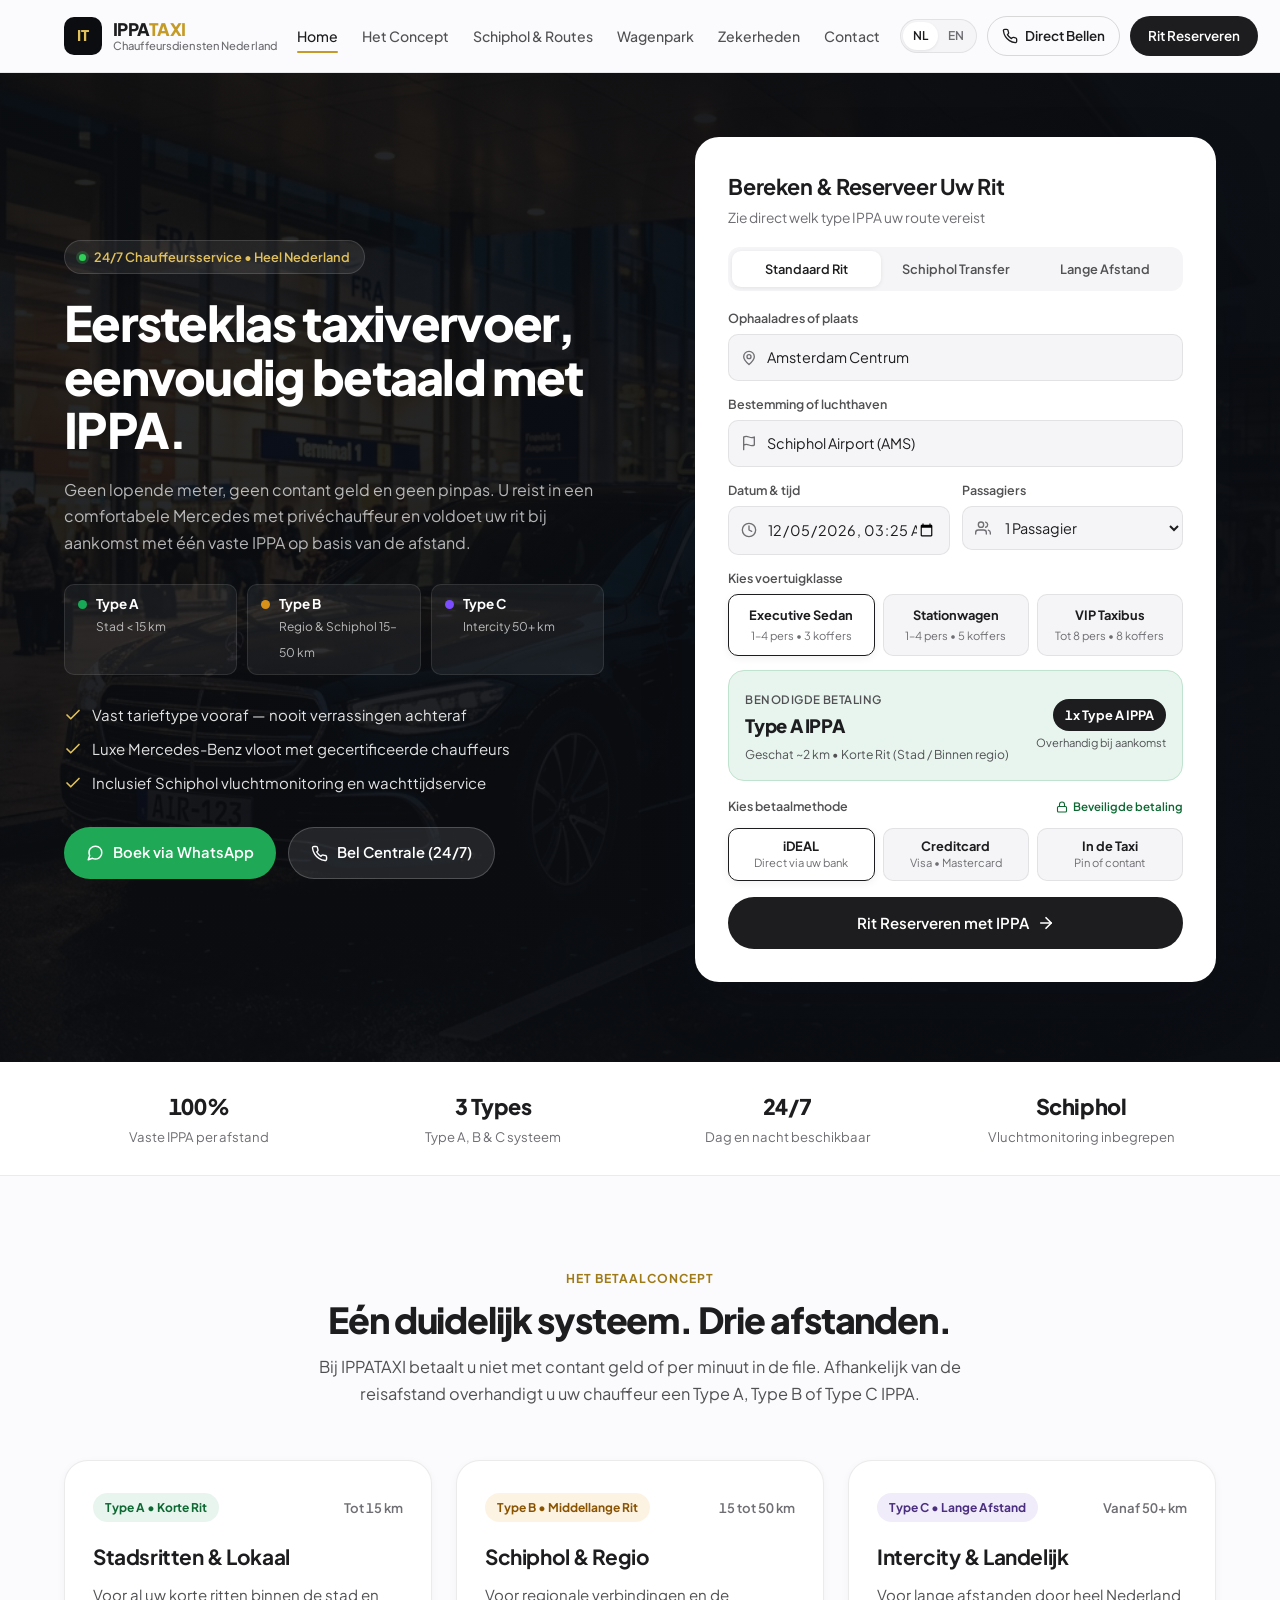
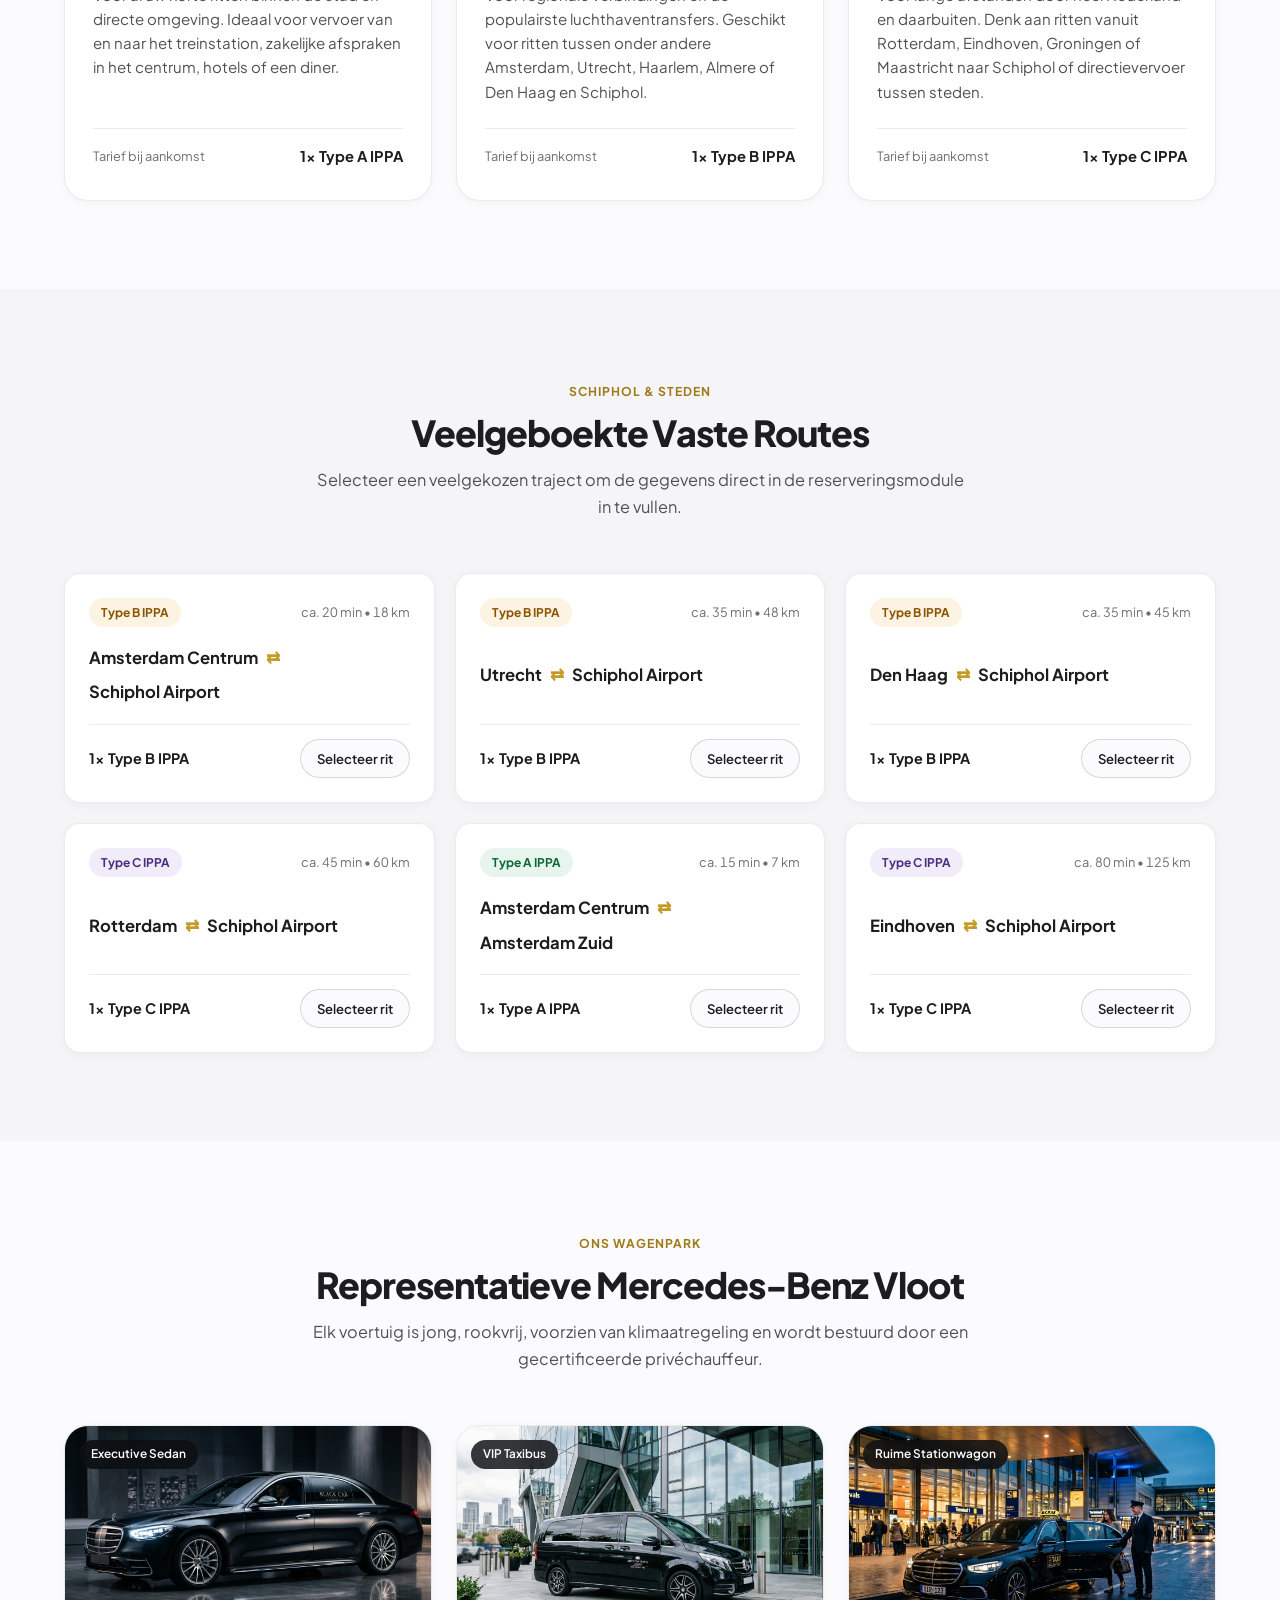
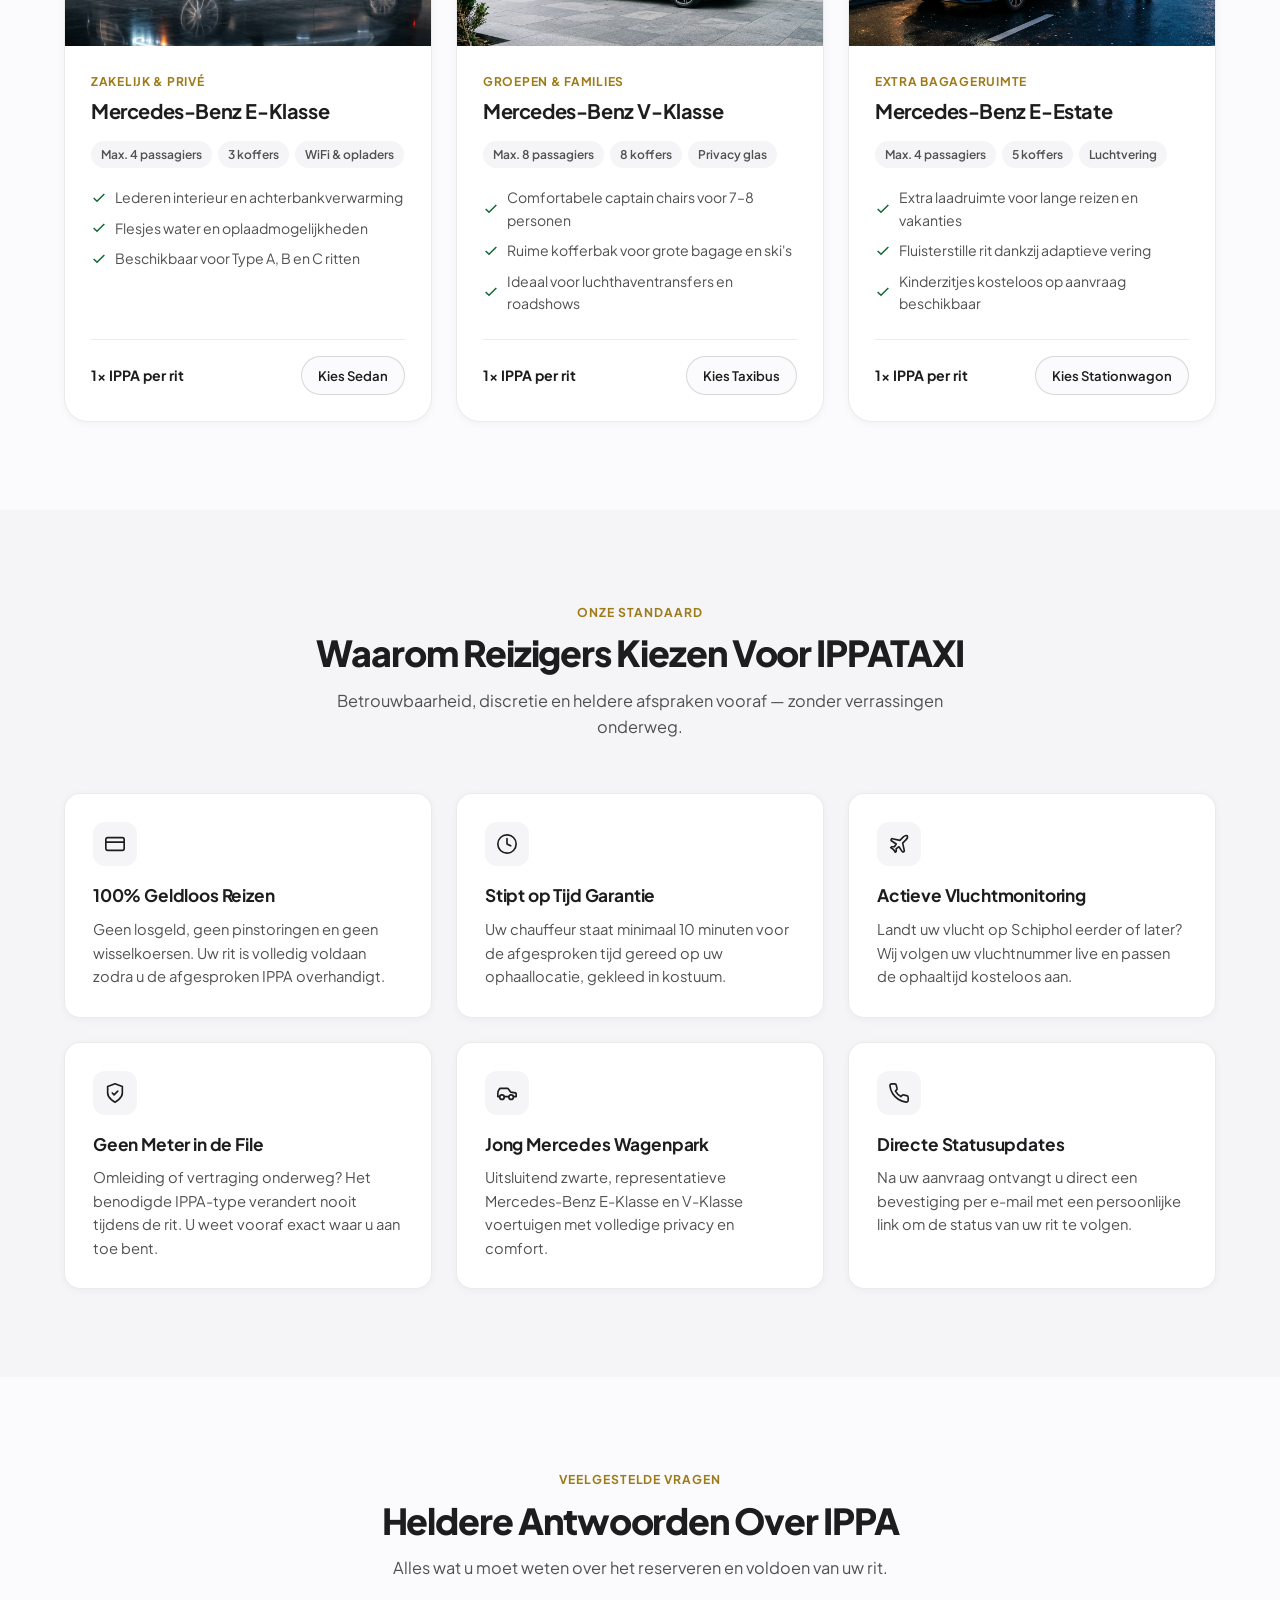
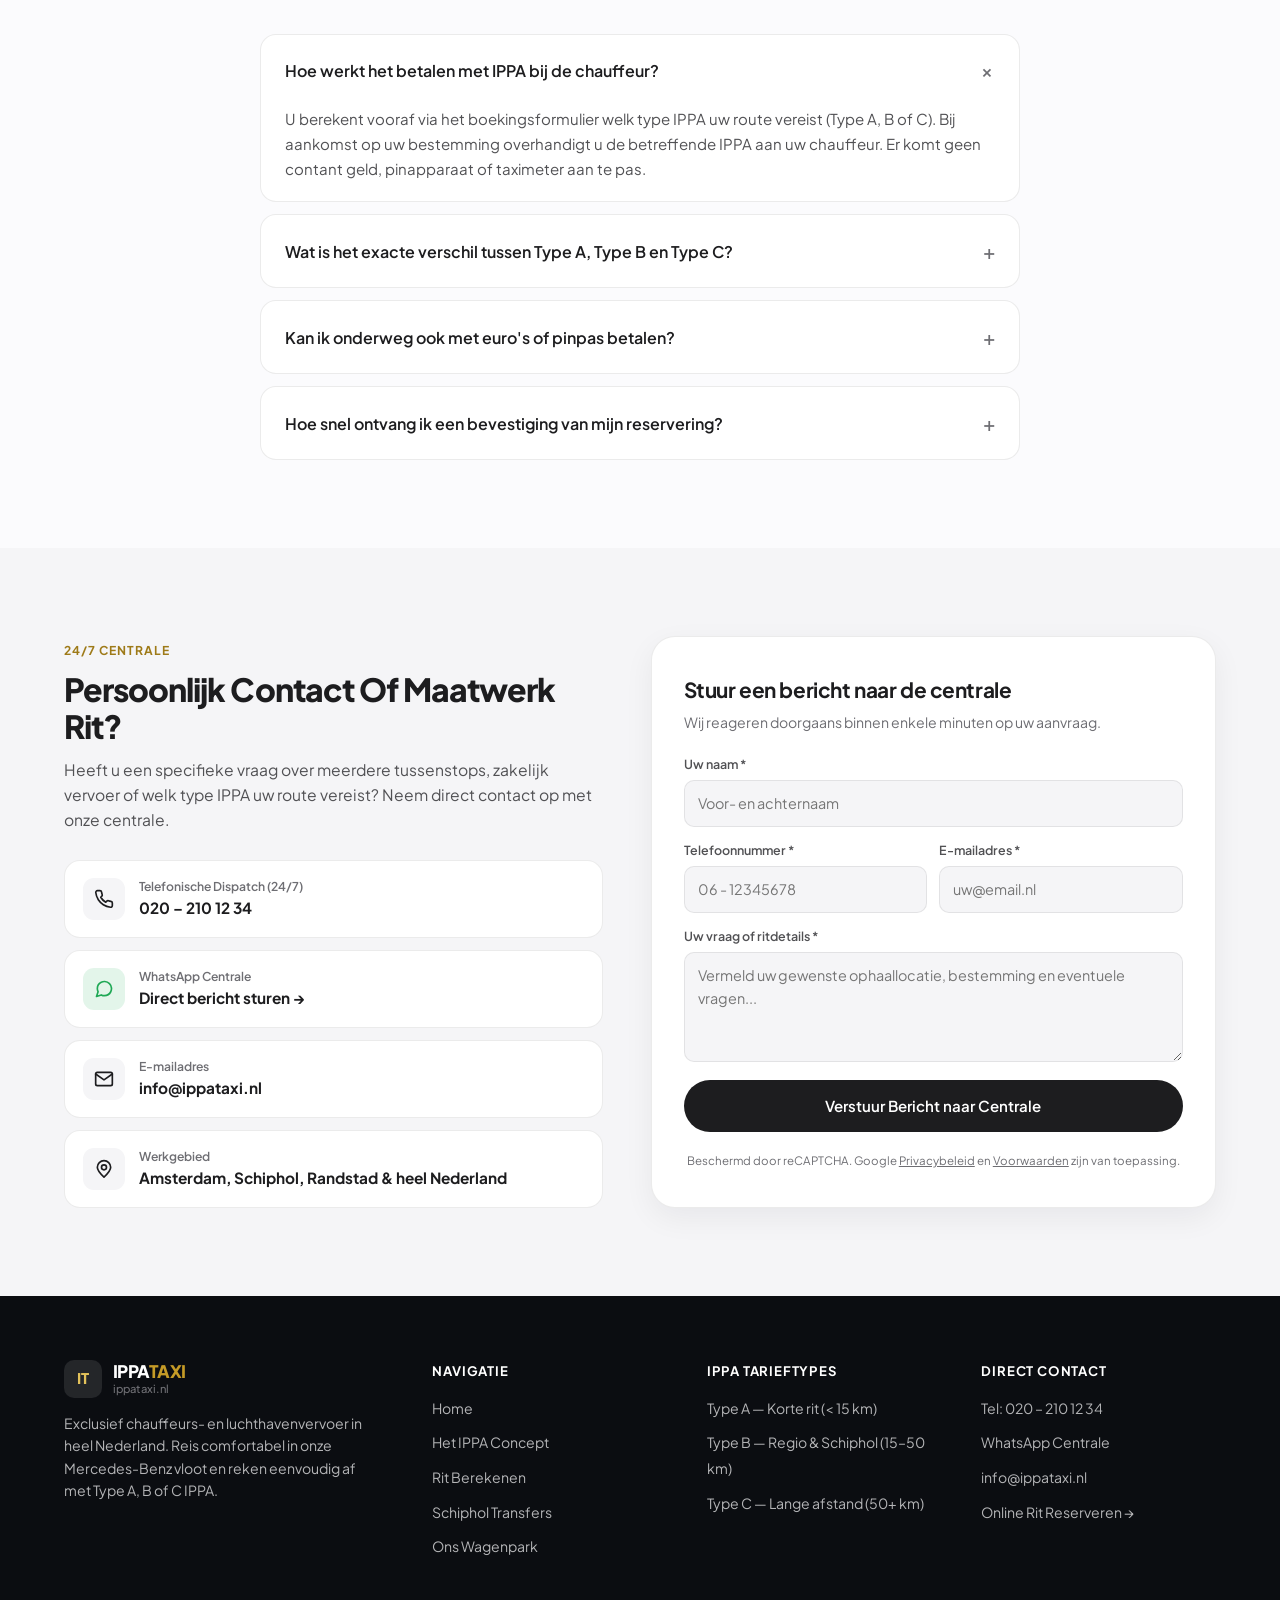
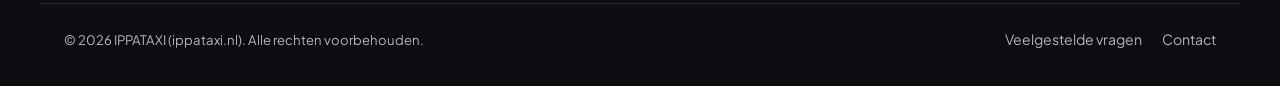
<file: index.html>
<!DOCTYPE html>
<html lang="nl">
<head>
  <meta charset="UTF-8">
  <meta name="viewport" content="width=device-width, initial-scale=1.0">
  <title>IPPATAXI.nl | Exclusief Taxivervoer &amp; Schiphol Transfers</title>
  <meta name="description" content="Reis in eersteklas Mercedes-comfort door heel Nederland. Bij IPPATAXI betaalt u uw rit eenvoudig met IPPA: Type A voor korte ritten, Type B voor Schiphol &amp; regio, en Type C voor lange afstanden.">
  <meta name="keywords" content="ippataxi, ippataxi.nl, ippa, taxi schiphol, luchthavenvervoer, directiechauffeur, mercedes taxi nederland, type a ippa, type b ippa, type c ippa">
  <meta name="author" content="IPPATAXI">
  <link rel="canonical" href="https://ippataxi.nl">

  <!-- Favicon -->
  <link rel="icon" type="image/svg+xml" href="assets/favicon.svg">
  <link rel="icon" type="image/png" sizes="32x32" href="assets/favicon-32.png">
  <link rel="icon" href="favicon.ico" sizes="any">
  <link rel="apple-touch-icon" href="assets/apple-touch-icon.png">
  <meta name="theme-color" content="#0b0d11">

  <!-- Open Graph -->
  <meta property="og:type" content="website">
  <meta property="og:url" content="https://ippataxi.nl">
  <meta property="og:title" content="IPPATAXI.nl | Eersteklas Taxivervoer Op IPPA">
  <meta property="og:description" content="Geen contant geld, geen pinpas en geen lopende meter. Betaal uw rit eenvoudig met Type A, B of C IPPA.">
  <meta property="og:image" content="assets/images/hero.jpg">

  <!-- Typography -->
  <link rel="preconnect" href="https://fonts.googleapis.com">
  <link rel="preconnect" href="https://fonts.gstatic.com" crossorigin>
  <link href="https://fonts.googleapis.com/css2?family=Plus+Jakarta+Sans:wght@400;500;600;700;800&display=swap" rel="stylesheet">

  <!-- Stylesheet -->
  <link rel="stylesheet" href="css/style.css">

  <!-- Structured Data -->
  <script type="application/ld+json">
  {
    "@context": "https://schema.org",
    "@type": "TaxiService",
    "name": "IPPATAXI",
    "url": "https://ippataxi.nl",
    "logo": "https://ippataxi.nl/assets/images/hero.jpg",
    "telephone": "+31202101234",
    "email": "info@ippataxi.nl",
    "priceRange": "IPPA Type A / B / C",
    "areaServed": {
      "@type": "Country",
      "name": "Netherlands"
    },
    "description": "Exclusieve Nederlandse taxidienst waarbij ritten worden voldaan met IPPA (Type A, Type B of Type C) in plaats van geld.",
    "openingHoursSpecification": {
      "@type": "OpeningHoursSpecification",
      "dayOfWeek": ["Monday", "Tuesday", "Wednesday", "Thursday", "Friday", "Saturday", "Sunday"],
      "opens": "00:00",
      "closes": "23:59"
    }
  }
  </script>
</head>
<body>

  <!-- ====================================================================
       NAVIGATION HEADER
       ==================================================================== -->
  <header class="site-header" id="top">
    <div class="container navbar">
      <a href="#home" class="brand-logo" id="main-brand-logo" aria-label="IPPATAXI Home">
        <span class="brand-mark">IT</span>
        <span class="brand-text">
          <span class="brand-title">IPPA<span>TAXI</span></span>
          <span class="brand-subtitle">Chauffeursdiensten Nederland</span>
        </span>
      </a>

      <!-- Desktop Navigation -->
      <nav class="nav-links" aria-label="Hoofdnavigatie">
        <a href="#home" class="nav-link active" data-i18n="navHome">Home</a>
        <a href="#ippa-system" class="nav-link" data-i18n="navIppaSystem">Het Concept</a>
        <a href="#routes" class="nav-link" data-i18n="navAirport">Schiphol &amp; Routes</a>
        <a href="#fleet" class="nav-link" data-i18n="navFleet">Wagenpark</a>
        <a href="#why-us" class="nav-link" data-i18n="navWhyUs">Zekerheden</a>
        <a href="#contact" class="nav-link" data-i18n="navContact">Contact</a>
      </nav>

      <!-- Header Right Actions -->
      <div class="nav-actions">
        <div class="lang-switch" role="group" aria-label="Taalkeuze">
          <button type="button" class="lang-btn active" data-lang="nl" title="Nederlands">NL</button>
          <button type="button" class="lang-btn" data-lang="en" title="English">EN</button>
        </div>

        <a href="tel:+31202101234" class="btn-nav-phone" aria-label="Bel direct met de centrale">
          <svg width="16" height="16" viewBox="0 0 24 24" fill="none" stroke="currentColor" stroke-width="2" stroke-linecap="round" stroke-linejoin="round" aria-hidden="true"><path d="M22 16.92v3a2 2 0 0 1-2.18 2 19.79 19.79 0 0 1-8.63-3.07 19.5 19.5 0 0 1-6-6 19.79 19.79 0 0 1-3.07-8.67A2 2 0 0 1 4.11 2h3a2 2 0 0 1 2 1.72 12.84 12.84 0 0 0 .7 2.81 2 2 0 0 1-.45 2.11L8.09 9.91a16 16 0 0 0 6 6l1.27-1.27a2 2 0 0 1 2.11-.45 12.84 12.84 0 0 0 2.81.7A2 2 0 0 1 22 16.92z"/></svg>
          <span>Direct Bellen</span>
        </a>

        <a href="#calculator" class="btn-nav-book" id="btn-header-book" data-i18n="btnBookNav">Rit Reserveren</a>
      </div>

      <!-- Mobile Menu Button -->
      <button class="mobile-menu-toggle" type="button" aria-label="Open menu" aria-expanded="false" id="mobile-toggle">
        <svg width="22" height="22" viewBox="0 0 24 24" fill="none" stroke="currentColor" stroke-width="2" stroke-linecap="round" stroke-linejoin="round" aria-hidden="true"><line x1="3" y1="7" x2="21" y2="7"></line><line x1="3" y1="12" x2="21" y2="12"></line><line x1="3" y1="17" x2="21" y2="17"></line></svg>
      </button>
    </div>

    <!-- Mobile Navigation Drawer -->
    <div class="mobile-nav-drawer" id="mobile-drawer" aria-hidden="true">
      <div class="mobile-nav-list">
        <a href="#home" class="mobile-nav-link active" data-i18n="navHome">Home</a>
        <a href="#ippa-system" class="mobile-nav-link" data-i18n="navIppaSystem">Het Concept</a>
        <a href="#routes" class="mobile-nav-link" data-i18n="navAirport">Schiphol &amp; Routes</a>
        <a href="#fleet" class="mobile-nav-link" data-i18n="navFleet">Wagenpark</a>
        <a href="#why-us" class="mobile-nav-link" data-i18n="navWhyUs">Zekerheden</a>
        <a href="#contact" class="mobile-nav-link" data-i18n="navContact">Contact</a>
      </div>
      <div class="mobile-drawer-footer">
        <div class="lang-switch mobile-lang-switch" role="group" aria-label="Taalkeuze">
          <button type="button" class="lang-btn active" data-lang="nl">NL</button>
          <button type="button" class="lang-btn" data-lang="en">EN</button>
        </div>
        <a href="#calculator" class="btn-primary mobile-drawer-cta" data-i18n="btnBookNav">Rit Reserveren</a>
      </div>
    </div>
  </header>

  <main>
    <!-- ====================================================================
         HERO SECTION & BOOKING WIDGET
         ==================================================================== -->
    <section class="hero-section" id="home">
      <div class="hero-background-wrapper" aria-hidden="true">
        <img src="assets/images/hero.jpg" alt="Mercedes-Benz E-Klasse van IPPATAXI gereed voor vertrek op Schiphol" class="hero-bg-img" fetchpriority="high">
        <div class="hero-overlay"></div>
      </div>

      <div class="container hero-grid">
        <!-- Left Column: Editorial Value Proposition -->
        <div class="hero-content">
          <div class="hero-eyebrow">
            <span class="status-dot" aria-hidden="true"></span>
            <span data-i18n="heroTag">24/7 Chauffeursservice • Heel Nederland</span>
          </div>

          <h1 class="hero-title" data-i18n="heroTitle">
            Eersteklas taxivervoer, eenvoudig betaald met IPPA.
          </h1>

          <p class="hero-desc" data-i18n="heroDesc">
            Geen lopende meter, geen contant geld en geen pinpas. U reist in een comfortabele Mercedes met privéchauffeur en voldoet uw rit bij aankomst met één vaste IPPA op basis van de afstand.
          </p>

          <!-- Clean 3-Tier Summary Strip -->
          <div class="hero-tiers-summary" id="hero-tiers-summary" aria-label="Overzicht van de tarieven">
            <div class="hero-tier-chip">
              <span class="tier-dot dot-a" aria-hidden="true"></span>
              <div>
                <strong id="hero-chip-1-title">Type A</strong>
                <span id="hero-chip-1-sub">Stad &lt; 15 km</span>
              </div>
            </div>
            <div class="hero-tier-chip">
              <span class="tier-dot dot-b" aria-hidden="true"></span>
              <div>
                <strong id="hero-chip-2-title">Type B</strong>
                <span id="hero-chip-2-sub">Regio &amp; Schiphol 15–50 km</span>
              </div>
            </div>
            <div class="hero-tier-chip">
              <span class="tier-dot dot-c" aria-hidden="true"></span>
              <div>
                <strong id="hero-chip-3-title">Type C</strong>
                <span id="hero-chip-3-sub">Intercity 50+ km</span>
              </div>
            </div>
          </div>

          <!-- Key Trust Points -->
          <ul class="hero-features-list">
            <li class="hero-feature-item">
              <svg width="18" height="18" viewBox="0 0 24 24" fill="none" stroke="currentColor" stroke-width="2.2" stroke-linecap="round" stroke-linejoin="round" aria-hidden="true"><polyline points="20 6 9 17 4 12"></polyline></svg>
              <span data-i18n="feat1">Vast tarieftype vooraf — nooit verrassingen achteraf</span>
            </li>
            <li class="hero-feature-item">
              <svg width="18" height="18" viewBox="0 0 24 24" fill="none" stroke="currentColor" stroke-width="2.2" stroke-linecap="round" stroke-linejoin="round" aria-hidden="true"><polyline points="20 6 9 17 4 12"></polyline></svg>
              <span data-i18n="feat2">Luxe Mercedes-Benz vloot met gecertificeerde chauffeurs</span>
            </li>
            <li class="hero-feature-item">
              <svg width="18" height="18" viewBox="0 0 24 24" fill="none" stroke="currentColor" stroke-width="2.2" stroke-linecap="round" stroke-linejoin="round" aria-hidden="true"><polyline points="20 6 9 17 4 12"></polyline></svg>
              <span data-i18n="feat3">Inclusief Schiphol vluchtmonitoring en wachttijdservice</span>
            </li>
          </ul>

          <!-- Direct Action CTAs -->
          <div class="hero-cta-buttons">
            <a href="https://wa.me/31202101234?text=Hallo%20IPPATAXI%2C%20ik%20wil%20graag%20een%20rit%20reserveren." target="_blank" rel="noopener" class="btn-whatsapp" id="btn-hero-wa">
              <svg width="18" height="18" viewBox="0 0 24 24" fill="none" stroke="currentColor" stroke-width="2" stroke-linecap="round" stroke-linejoin="round" aria-hidden="true"><path d="M21 11.5a8.38 8.38 0 0 1-.9 3.8 8.5 8.5 0 0 1-7.6 4.7 8.38 8.38 0 0 1-3.8-.9L3 21l1.9-5.7a8.38 8.38 0 0 1-.9-3.8 8.5 8.5 0 0 1 4.7-7.6 8.38 8.38 0 0 1 3.8-.9h.5a8.48 8.48 0 0 1 8 8v.5z"/></svg>
              <span data-i18n="btnHeroWa">Boek via WhatsApp</span>
            </a>
            <a href="tel:+31202101234" class="btn-hero-secondary" id="btn-hero-call">
              <svg width="17" height="17" viewBox="0 0 24 24" fill="none" stroke="currentColor" stroke-width="2" stroke-linecap="round" stroke-linejoin="round" aria-hidden="true"><path d="M22 16.92v3a2 2 0 0 1-2.18 2 19.79 19.79 0 0 1-8.63-3.07 19.5 19.5 0 0 1-6-6 19.79 19.79 0 0 1-3.07-8.67A2 2 0 0 1 4.11 2h3a2 2 0 0 1 2 1.72 12.84 12.84 0 0 0 .7 2.81 2 2 0 0 1-.45 2.11L8.09 9.91a16 16 0 0 0 6 6l1.27-1.27a2 2 0 0 1 2.11-.45 12.84 12.84 0 0 0 2.81.7A2 2 0 0 1 22 16.92z"/></svg>
              <span data-i18n="btnHeroCall">Bel Centrale (24/7)</span>
            </a>
          </div>
        </div>

        <!-- Right Column: Clean Interactive Booking & IPPA Calculator Card -->
        <div class="booking-card" id="calculator">
          <div class="booking-header">
            <h2 class="booking-card-title" data-i18n="cardTitle">Bereken &amp; Reserveer Uw Rit</h2>
            <p class="booking-card-subtitle" data-i18n="cardSubtitle">Zie direct welk type IPPA uw route vereist</p>
          </div>

          <!-- Segmented Control Tabs -->
          <div class="booking-tabs" role="tablist" aria-label="Type rit">
            <button type="button" class="booking-tab-btn active" data-tab="standard" data-i18n="tabStandard">Standaard Rit</button>
            <button type="button" class="booking-tab-btn" data-tab="airport" data-i18n="tabAirport">Schiphol Transfer</button>
            <button type="button" class="booking-tab-btn" data-tab="hourly" data-i18n="tabHourly">Lange Afstand</button>
          </div>

          <form class="booking-form" id="main-booking-form" onsubmit="return false;">
            <!-- Pickup -->
            <div class="form-group">
              <label for="ride-pickup" class="form-label" data-i18n="lblPickup">Ophaaladres of plaats</label>
              <div class="input-with-icon">
                <svg class="input-icon" width="16" height="16" viewBox="0 0 24 24" fill="none" stroke="currentColor" stroke-width="2" stroke-linecap="round" stroke-linejoin="round" aria-hidden="true"><circle cx="12" cy="10" r="3"/><path d="M12 21.7C17.3 17 20 13 20 10a8 8 0 1 0-16 0c0 3 2.7 7 8 11.7z"/></svg>
                <input type="text" id="ride-pickup" class="form-input" placeholder="Bijv. Amsterdam Centrum, Keizersgracht..." value="Amsterdam Centrum" required>
              </div>
            </div>

            <!-- Dropoff -->
            <div class="form-group">
              <label for="ride-dropoff" class="form-label" data-i18n="lblDropoff">Bestemming of luchthaven</label>
              <div class="input-with-icon">
                <svg class="input-icon" width="16" height="16" viewBox="0 0 24 24" fill="none" stroke="currentColor" stroke-width="2" stroke-linecap="round" stroke-linejoin="round" aria-hidden="true"><path d="M4 15s1-1 4-1 5 2 8 2 4-1 4-1V3s-1 1-4 1-5-2-8-2-4 1-4 1z"/><line x1="4" y1="22" x2="4" y2="15"/></svg>
                <input type="text" id="ride-dropoff" class="form-input" placeholder="Bijv. Schiphol Airport (AMS)" value="Schiphol Airport (AMS)" required>
              </div>
            </div>

            <!-- Date/Time & Passengers -->
            <div class="form-row-2">
              <div class="form-group">
                <label for="ride-datetime" class="form-label" data-i18n="lblDateTime">Datum &amp; tijd</label>
                <div class="input-with-icon">
                  <svg class="input-icon" width="16" height="16" viewBox="0 0 24 24" fill="none" stroke="currentColor" stroke-width="2" stroke-linecap="round" stroke-linejoin="round" aria-hidden="true"><circle cx="12" cy="12" r="10"/><polyline points="12 6 12 12 16 14"/></svg>
                  <input type="datetime-local" id="ride-datetime" class="form-input" required>
                </div>
              </div>

              <div class="form-group">
                <label for="ride-passengers" class="form-label" data-i18n="lblPassengers">Passagiers</label>
                <div class="input-with-icon">
                  <svg class="input-icon" width="16" height="16" viewBox="0 0 24 24" fill="none" stroke="currentColor" stroke-width="2" stroke-linecap="round" stroke-linejoin="round" aria-hidden="true"><path d="M17 21v-2a4 4 0 0 0-4-4H5a4 4 0 0 0-4 4v2"/><circle cx="9" cy="7" r="4"/><path d="M23 21v-2a4 4 0 0 0-3-3.87"/><path d="M16 3.13a4 4 0 0 1 0 7.75"/></svg>
                  <select id="ride-passengers" class="form-select">
                    <option value="1">1 Passagier</option>
                    <option value="2">2 Passagiers</option>
                    <option value="3">3 Passagiers</option>
                    <option value="4">4 Passagiers</option>
                    <option value="5">5–8 Passagiers (Minibus)</option>
                  </select>
                </div>
              </div>
            </div>

            <!-- Vehicle Class Selector -->
            <div class="form-group">
              <span class="vehicle-selector-title" data-i18n="lblVehicle">Kies voertuigklasse</span>
              <div class="vehicle-options">
                <label class="vehicle-radio-label selected" id="veh-opt-sedan">
                  <input type="radio" name="vehicle" value="sedan" checked>
                  <span class="vehicle-radio-name" data-i18n="vehSedan">Executive Sedan</span>
                  <span class="vehicle-radio-meta" data-i18n="vehSedanSub">1–4 pers • 3 koffers</span>
                </label>

                <label class="vehicle-radio-label" id="veh-opt-estate">
                  <input type="radio" name="vehicle" value="estate">
                  <span class="vehicle-radio-name" data-i18n="vehEstate">Stationwagen</span>
                  <span class="vehicle-radio-meta" data-i18n="vehEstateSub">1–4 pers • 5 koffers</span>
                </label>

                <label class="vehicle-radio-label" id="veh-opt-van">
                  <input type="radio" name="vehicle" value="van">
                  <span class="vehicle-radio-name" data-i18n="vehVan">VIP Taxibus</span>
                  <span class="vehicle-radio-meta" data-i18n="vehVanSub">Tot 8 pers • 8 koffers</span>
                </label>
              </div>
            </div>

            <!-- Dynamic IPPA / Real Money Result Box -->
            <div class="ippa-result-box tier-b" id="ippa-result-box">
              <div class="ippa-result-left">
                <span class="ippa-result-title" id="calc-fare-tag" data-i18n="fareTag">Benodigde betaling</span>
                <div class="ippa-tier-name" id="ippa-tier-name">Type B IPPA</div>
                <span class="ippa-distance-note" id="ippa-distance-display">Geschat ~18 km • Middelmatige Rit</span>
                <div class="real-money-breakdown" id="real-money-breakdown" hidden></div>
              </div>
              <div class="ippa-result-badge-wrap">
                <div class="ippa-payment-pill" id="ippa-payment-pill">1x Type B IPPA</div>
                <div class="ippa-no-money-note" id="calc-fare-note" data-i18n="fareNote">Overhandig bij aankomst</div>
              </div>
            </div>

            <!-- Real Money Payment Gateway Scaffold (Visible only when Real Money Mode is active) -->
            <div class="form-group calc-payment-scaffold" id="calc-payment-scaffold" hidden>
              <div class="calc-payment-header">
                <span class="vehicle-selector-title" id="lbl-calc-pay-method">Kies betaalmethode</span>
                <span class="calc-payment-secure">
                  <svg width="12" height="12" viewBox="0 0 24 24" fill="none" stroke="currentColor" stroke-width="2.2" stroke-linecap="round" stroke-linejoin="round" aria-hidden="true"><rect x="3" y="11" width="18" height="11" rx="2" ry="2"/><path d="M7 11V7a5 5 0 0 1 10 0v4"/></svg>
                  <span id="lbl-calc-pay-secure">Beveiligde betaling</span>
                </span>
              </div>
              <div class="payment-method-pills" id="calc-payment-pills">
                <button type="button" class="pay-pill active" data-pay="ideal">
                  <span class="pay-pill-name">iDEAL</span>
                  <span class="pay-pill-meta" id="pay-meta-ideal">Direct via uw bank</span>
                </button>
                <button type="button" class="pay-pill" data-pay="stripe">
                  <span class="pay-pill-name" id="pay-name-stripe">Creditcard</span>
                  <span class="pay-pill-meta" id="pay-meta-stripe">Visa • Mastercard</span>
                </button>
                <button type="button" class="pay-pill" data-pay="taxi">
                  <span class="pay-pill-name" id="pay-name-taxi">In de Taxi</span>
                  <span class="pay-pill-meta" id="pay-meta-taxi">Pin of contant</span>
                </button>
              </div>
            </div>

            <!-- Primary Submit CTA -->
            <button type="button" class="btn-primary booking-submit-btn" id="btn-submit-booking">
              <span id="btn-submit-booking-text" data-i18n="btnBookSubmit">Rit Reserveren met IPPA</span>
              <svg width="18" height="18" viewBox="0 0 24 24" fill="none" stroke="currentColor" stroke-width="2.2" stroke-linecap="round" stroke-linejoin="round" aria-hidden="true"><line x1="5" y1="12" x2="19" y2="12"/><polyline points="12 5 19 12 12 19"/></svg>
            </button>
          </form>
        </div>
      </div>
    </section>

    <!-- ====================================================================
         TRUST METRICS BAR
         ==================================================================== -->
    <section class="stats-section" aria-label="Onze beloftes">
      <div class="container stats-grid">
        <div class="stat-item">
          <div class="stat-number" id="stat-1-num">100%</div>
          <div class="stat-label" id="stat-1-lbl">Vaste IPPA per afstand</div>
        </div>
        <div class="stat-item">
          <div class="stat-number" id="stat-2-num">3 Types</div>
          <div class="stat-label" id="stat-2-lbl">Type A, B &amp; C systeem</div>
        </div>
        <div class="stat-item">
          <div class="stat-number">24/7</div>
          <div class="stat-label" data-i18n="statAvailability">Dag en nacht beschikbaar</div>
        </div>
        <div class="stat-item">
          <div class="stat-number">Schiphol</div>
          <div class="stat-label" id="stat-4-lbl">Vluchtmonitoring inbegrepen</div>
        </div>
      </div>
    </section>

    <!-- ====================================================================
         HOW IPPA / TARIEVEN WORKS (3 TIERS / 2026 RATES)
         ==================================================================== -->
    <section class="section" id="ippa-system">
      <div class="container">
        <div class="section-header">
          <span class="section-tag" id="concept-tag">Het Betaalconcept</span>
          <h2 class="section-title" id="concept-title">Eén duidelijk systeem. Drie afstanden.</h2>
          <p class="section-desc" id="concept-desc">
            Bij IPPATAXI betaalt u niet met contant geld of per minuut in de file. Afhankelijk van de reisafstand overhandigt u uw chauffeur een Type A, Type B of Type C IPPA.
          </p>
        </div>

        <div class="ippa-tiers-grid">
          <!-- Card 1 (Type A / Base Rate) -->
          <article class="ippa-tier-card card-type-a">
            <div class="tier-card-top">
              <span class="tier-card-badge badge-a" id="tier-1-badge">Type A • Korte Rit</span>
              <span class="tier-card-scope" id="tier-1-scope">Tot 15 km</span>
            </div>
            <h3 class="tier-card-title" id="tier-1-title">Stadsritten &amp; Lokaal</h3>
            <p class="tier-card-desc" id="tier-1-desc">
              Voor al uw korte ritten binnen de stad en directe omgeving. Ideaal voor vervoer van en naar het treinstation, zakelijke afspraken in het centrum, hotels of een diner.
            </p>
            <div class="tier-card-give">
              <span class="give-label" id="tier-1-give-lbl">Tarief bij aankomst</span>
              <span class="give-value" id="tier-1-give-val">1x Type A IPPA</span>
            </div>
          </article>

          <!-- Card 2 (Type B / Per KM Rate) -->
          <article class="ippa-tier-card card-type-b">
            <div class="tier-card-top">
              <span class="tier-card-badge badge-b" id="tier-2-badge">Type B • Middellange Rit</span>
              <span class="tier-card-scope" id="tier-2-scope">15 tot 50 km</span>
            </div>
            <h3 class="tier-card-title" id="tier-2-title">Schiphol &amp; Regio</h3>
            <p class="tier-card-desc" id="tier-2-desc">
              Voor regionale verbindingen en de populairste luchthaventransfers. Geschikt voor ritten tussen onder andere Amsterdam, Utrecht, Haarlem, Almere of Den Haag en Schiphol.
            </p>
            <div class="tier-card-give">
              <span class="give-label" id="tier-2-give-lbl">Tarief bij aankomst</span>
              <span class="give-value" id="tier-2-give-val">1x Type B IPPA</span>
            </div>
          </article>

          <!-- Card 3 (Type C / Per Min Rate) -->
          <article class="ippa-tier-card card-type-c">
            <div class="tier-card-top">
              <span class="tier-card-badge badge-c" id="tier-3-badge">Type C • Lange Afstand</span>
              <span class="tier-card-scope" id="tier-3-scope">Vanaf 50+ km</span>
            </div>
            <h3 class="tier-card-title" id="tier-3-title">Intercity &amp; Landelijk</h3>
            <p class="tier-card-desc" id="tier-3-desc">
              Voor lange afstanden door heel Nederland en daarbuiten. Denk aan ritten vanuit Rotterdam, Eindhoven, Groningen of Maastricht naar Schiphol of directievervoer tussen steden.
            </p>
            <div class="tier-card-give">
              <span class="give-label" id="tier-3-give-lbl">Tarief bij aankomst</span>
              <span class="give-value" id="tier-3-give-val">1x Type C IPPA</span>
            </div>
          </article>
        </div>
      </div>
    </section>

    <!-- ====================================================================
         POPULAR ROUTES & SCHIPHOL TRANSFERS
         ==================================================================== -->
    <section class="section section-alt" id="routes">
      <div class="container">
        <div class="section-header">
          <span class="section-tag" data-i18n="routesTag">Schiphol &amp; Steden</span>
          <h2 class="section-title" data-i18n="routesTitle">Veelgeboekte Vaste Routes</h2>
          <p class="section-desc" data-i18n="routesDesc">
            Selecteer een veelgekozen traject om de gegevens direct in de reserveringsmodule in te vullen.
          </p>
        </div>

        <div class="airport-routes-grid">
          <!-- Route 1 -->
          <article class="route-card">
            <div class="route-card-header">
              <span class="route-badge badge-b">Type B IPPA</span>
              <span class="route-meta">ca. 20 min • 18 km</span>
            </div>
            <div class="route-airports">
              <span class="route-point">Amsterdam Centrum</span>
              <span class="route-arrow" aria-hidden="true">⇄</span>
              <span class="route-point">Schiphol Airport</span>
            </div>
            <div class="route-footer">
              <div class="route-price-val">1x Type B IPPA</div>
              <button type="button" class="btn-route-book" data-from="Amsterdam Centrum" data-to="Schiphol Airport (AMS)" data-i18n="btnBookRoute">Selecteer rit</button>
            </div>
          </article>

          <!-- Route 2 -->
          <article class="route-card">
            <div class="route-card-header">
              <span class="route-badge badge-b">Type B IPPA</span>
              <span class="route-meta">ca. 35 min • 48 km</span>
            </div>
            <div class="route-airports">
              <span class="route-point">Utrecht</span>
              <span class="route-arrow" aria-hidden="true">⇄</span>
              <span class="route-point">Schiphol Airport</span>
            </div>
            <div class="route-footer">
              <div class="route-price-val">1x Type B IPPA</div>
              <button type="button" class="btn-route-book" data-from="Utrecht" data-to="Schiphol Airport (AMS)" data-i18n="btnBookRoute">Selecteer rit</button>
            </div>
          </article>

          <!-- Route 3 -->
          <article class="route-card">
            <div class="route-card-header">
              <span class="route-badge badge-b">Type B IPPA</span>
              <span class="route-meta">ca. 35 min • 45 km</span>
            </div>
            <div class="route-airports">
              <span class="route-point">Den Haag</span>
              <span class="route-arrow" aria-hidden="true">⇄</span>
              <span class="route-point">Schiphol Airport</span>
            </div>
            <div class="route-footer">
              <div class="route-price-val">1x Type B IPPA</div>
              <button type="button" class="btn-route-book" data-from="Den Haag" data-to="Schiphol Airport (AMS)" data-i18n="btnBookRoute">Selecteer rit</button>
            </div>
          </article>

          <!-- Route 4 -->
          <article class="route-card">
            <div class="route-card-header">
              <span class="route-badge badge-c">Type C IPPA</span>
              <span class="route-meta">ca. 45 min • 60 km</span>
            </div>
            <div class="route-airports">
              <span class="route-point">Rotterdam</span>
              <span class="route-arrow" aria-hidden="true">⇄</span>
              <span class="route-point">Schiphol Airport</span>
            </div>
            <div class="route-footer">
              <div class="route-price-val">1x Type C IPPA</div>
              <button type="button" class="btn-route-book" data-from="Rotterdam" data-to="Schiphol Airport (AMS)" data-i18n="btnBookRoute">Selecteer rit</button>
            </div>
          </article>

          <!-- Route 5 -->
          <article class="route-card">
            <div class="route-card-header">
              <span class="route-badge badge-a">Type A IPPA</span>
              <span class="route-meta">ca. 15 min • 7 km</span>
            </div>
            <div class="route-airports">
              <span class="route-point">Amsterdam Centrum</span>
              <span class="route-arrow" aria-hidden="true">⇄</span>
              <span class="route-point">Amsterdam Zuid</span>
            </div>
            <div class="route-footer">
              <div class="route-price-val">1x Type A IPPA</div>
              <button type="button" class="btn-route-book" data-from="Amsterdam Centrum" data-to="Amsterdam Zuid" data-i18n="btnBookRoute">Selecteer rit</button>
            </div>
          </article>

          <!-- Route 6 -->
          <article class="route-card">
            <div class="route-card-header">
              <span class="route-badge badge-c">Type C IPPA</span>
              <span class="route-meta">ca. 80 min • 125 km</span>
            </div>
            <div class="route-airports">
              <span class="route-point">Eindhoven</span>
              <span class="route-arrow" aria-hidden="true">⇄</span>
              <span class="route-point">Schiphol Airport</span>
            </div>
            <div class="route-footer">
              <div class="route-price-val">1x Type C IPPA</div>
              <button type="button" class="btn-route-book" data-from="Eindhoven" data-to="Schiphol Airport (AMS)" data-i18n="btnBookRoute">Selecteer rit</button>
            </div>
          </article>
        </div>
      </div>
    </section>

    <!-- ====================================================================
         OUR FLEET
         ==================================================================== -->
    <section class="section" id="fleet">
      <div class="container">
        <div class="section-header">
          <span class="section-tag" data-i18n="fltTag">Ons Wagenpark</span>
          <h2 class="section-title" data-i18n="fltTitle">Representatieve Mercedes-Benz Vloot</h2>
          <p class="section-desc" data-i18n="fltDesc">
            Elk voertuig is jong, rookvrij, voorzien van klimaatregeling en wordt bestuurd door een gecertificeerde privéchauffeur.
          </p>
        </div>

        <div class="fleet-grid">
          <!-- Vehicle 1 -->
          <article class="fleet-card">
            <div class="fleet-img-wrapper">
              <img src="assets/images/sedan.jpg" alt="Mercedes-Benz E-Klasse Executive Sedan" class="fleet-img" loading="lazy">
              <span class="fleet-badge">Executive Sedan</span>
            </div>
            <div class="fleet-content">
              <div class="fleet-category">Zakelijk &amp; Privé</div>
              <h3 class="fleet-name">Mercedes-Benz E-Klasse</h3>

              <div class="fleet-specs">
                <span class="spec-badge">Max. 4 passagiers</span>
                <span class="spec-badge">3 koffers</span>
                <span class="spec-badge">WiFi &amp; opladers</span>
              </div>

              <ul class="fleet-amenities">
                <li><svg width="16" height="16" viewBox="0 0 24 24" fill="none" stroke="currentColor" stroke-width="2.2" aria-hidden="true"><polyline points="20 6 9 17 4 12"></polyline></svg> Lederen interieur en achterbankverwarming</li>
                <li><svg width="16" height="16" viewBox="0 0 24 24" fill="none" stroke="currentColor" stroke-width="2.2" aria-hidden="true"><polyline points="20 6 9 17 4 12"></polyline></svg> Flesjes water en oplaadmogelijkheden</li>
                <li><svg width="16" height="16" viewBox="0 0 24 24" fill="none" stroke="currentColor" stroke-width="2.2" aria-hidden="true"><polyline points="20 6 9 17 4 12"></polyline></svg> <span id="fleet-sedan-bullet-3">Beschikbaar voor Type A, B en C ritten</span></li>
              </ul>

              <div class="fleet-footer">
                <span class="fleet-rate-val">1x IPPA per rit</span>
                <a href="#calculator" class="btn-route-book">Kies Sedan</a>
              </div>
            </div>
          </article>

          <!-- Vehicle 2 -->
          <article class="fleet-card">
            <div class="fleet-img-wrapper">
              <img src="assets/images/van.jpg" alt="Mercedes-Benz V-Klasse VIP Taxibus" class="fleet-img" loading="lazy">
              <span class="fleet-badge">VIP Taxibus</span>
            </div>
            <div class="fleet-content">
              <div class="fleet-category">Groepen &amp; Families</div>
              <h3 class="fleet-name">Mercedes-Benz V-Klasse</h3>

              <div class="fleet-specs">
                <span class="spec-badge">Max. 8 passagiers</span>
                <span class="spec-badge">8 koffers</span>
                <span class="spec-badge">Privacy glas</span>
              </div>

              <ul class="fleet-amenities">
                <li><svg width="16" height="16" viewBox="0 0 24 24" fill="none" stroke="currentColor" stroke-width="2.2" aria-hidden="true"><polyline points="20 6 9 17 4 12"></polyline></svg> Comfortabele captain chairs voor 7–8 personen</li>
                <li><svg width="16" height="16" viewBox="0 0 24 24" fill="none" stroke="currentColor" stroke-width="2.2" aria-hidden="true"><polyline points="20 6 9 17 4 12"></polyline></svg> Ruime kofferbak voor grote bagage en ski's</li>
                <li><svg width="16" height="16" viewBox="0 0 24 24" fill="none" stroke="currentColor" stroke-width="2.2" aria-hidden="true"><polyline points="20 6 9 17 4 12"></polyline></svg> Ideaal voor luchthaventransfers en roadshows</li>
              </ul>

              <div class="fleet-footer">
                <span class="fleet-rate-val">1x IPPA per rit</span>
                <a href="#calculator" class="btn-route-book">Kies Taxibus</a>
              </div>
            </div>
          </article>

          <!-- Vehicle 3 -->
          <article class="fleet-card">
            <div class="fleet-img-wrapper">
              <img src="assets/images/hero.jpg" alt="Mercedes-Benz Executive Stationwagon" class="fleet-img" loading="lazy">
              <span class="fleet-badge">Ruime Stationwagon</span>
            </div>
            <div class="fleet-content">
              <div class="fleet-category">Extra Bagageruimte</div>
              <h3 class="fleet-name">Mercedes-Benz E-Estate</h3>

              <div class="fleet-specs">
                <span class="spec-badge">Max. 4 passagiers</span>
                <span class="spec-badge">5 koffers</span>
                <span class="spec-badge">Luchtvering</span>
              </div>

              <ul class="fleet-amenities">
                <li><svg width="16" height="16" viewBox="0 0 24 24" fill="none" stroke="currentColor" stroke-width="2.2" aria-hidden="true"><polyline points="20 6 9 17 4 12"></polyline></svg> Extra laadruimte voor lange reizen en vakanties</li>
                <li><svg width="16" height="16" viewBox="0 0 24 24" fill="none" stroke="currentColor" stroke-width="2.2" aria-hidden="true"><polyline points="20 6 9 17 4 12"></polyline></svg> Fluisterstille rit dankzij adaptieve vering</li>
                <li><svg width="16" height="16" viewBox="0 0 24 24" fill="none" stroke="currentColor" stroke-width="2.2" aria-hidden="true"><polyline points="20 6 9 17 4 12"></polyline></svg> Kinderzitjes kosteloos op aanvraag beschikbaar</li>
              </ul>

              <div class="fleet-footer">
                <span class="fleet-rate-val">1x IPPA per rit</span>
                <a href="#calculator" class="btn-route-book">Kies Stationwagon</a>
              </div>
            </div>
          </article>
        </div>
      </div>
    </section>

    <!-- ====================================================================
         WHY CHOOSE IPPATAXI
         ==================================================================== -->
    <section class="section section-alt" id="why-us">
      <div class="container">
        <div class="section-header">
          <span class="section-tag" data-i18n="whyTag">Onze Standaard</span>
          <h2 class="section-title" data-i18n="whyTitle">Waarom Reizigers Kiezen Voor IPPATAXI</h2>
          <p class="section-desc">
            Betrouwbaarheid, discretie en heldere afspraken vooraf — zonder verrassingen onderweg.
          </p>
        </div>

        <div class="why-grid">
          <div class="why-card">
            <div class="why-icon" aria-hidden="true">
              <svg width="22" height="22" viewBox="0 0 24 24" fill="none" stroke="currentColor" stroke-width="1.8" stroke-linecap="round" stroke-linejoin="round"><rect x="2" y="5" width="20" height="14" rx="2"/><line x1="2" y1="10" x2="22" y2="10"/></svg>
            </div>
            <h3 class="why-title" id="why-1-title">100% Geldloos Reizen</h3>
            <p class="why-desc" id="why-1-desc">Geen losgeld, geen pinstoringen en geen wisselkoersen. Uw rit is volledig voldaan zodra u de afgesproken IPPA overhandigt.</p>
          </div>

          <div class="why-card">
            <div class="why-icon" aria-hidden="true">
              <svg width="22" height="22" viewBox="0 0 24 24" fill="none" stroke="currentColor" stroke-width="1.8" stroke-linecap="round" stroke-linejoin="round"><circle cx="12" cy="12" r="10"/><polyline points="12 6 12 12 16 14"/></svg>
            </div>
            <h3 class="why-title" id="why-2-title">Stipt op Tijd Garantie</h3>
            <p class="why-desc" id="why-2-desc">Uw chauffeur staat minimaal 10 minuten voor de afgesproken tijd gereed op uw ophaallocatie, gekleed in kostuum.</p>
          </div>

          <div class="why-card">
            <div class="why-icon" aria-hidden="true">
              <svg width="22" height="22" viewBox="0 0 24 24" fill="none" stroke="currentColor" stroke-width="1.8" stroke-linecap="round" stroke-linejoin="round"><path d="M17.8 19.2 16 11l3.5-3.5C21 6 21.5 4 21 3c-1-.5-3 0-4.5 1.5L13 8 4.8 6.2c-.5-.1-.9.1-1.1.5l-.3.5c-.2.5-.1 1 .3 1.3L9 12l-2 3H4l-1 1 3 2 2 3 1-1v-3l3-2 3.5 5.3c.3.4.8.5 1.3.3l.5-.2c.4-.3.6-.7.5-1.2z"/></svg>
            </div>
            <h3 class="why-title" id="why-3-title">Actieve Vluchtmonitoring</h3>
            <p class="why-desc" id="why-3-desc">Landt uw vlucht op Schiphol eerder of later? Wij volgen uw vluchtnummer live en passen de ophaaltijd kosteloos aan.</p>
          </div>

          <div class="why-card">
            <div class="why-icon" aria-hidden="true">
              <svg width="22" height="22" viewBox="0 0 24 24" fill="none" stroke="currentColor" stroke-width="1.8" stroke-linecap="round" stroke-linejoin="round"><path d="M12 22s8-4 8-10V5l-8-3-8 3v7c0 6 8 10 8 10z"/><polyline points="9 12 11 14 15 10"/></svg>
            </div>
            <h3 class="why-title" id="why-4-title">Geen Meter in de File</h3>
            <p class="why-desc" id="why-4-desc">Omleiding of vertraging onderweg? Het benodigde IPPA-type verandert nooit tijdens de rit. U weet vooraf exact waar u aan toe bent.</p>
          </div>

          <div class="why-card">
            <div class="why-icon" aria-hidden="true">
              <svg width="22" height="22" viewBox="0 0 24 24" fill="none" stroke="currentColor" stroke-width="1.8" stroke-linecap="round" stroke-linejoin="round"><path d="M14 16H9m10 0h3v-3.15a1 1 0 0 0-.84-.99L16 11l-2.7-3.6a1 1 0 0 0-.8-.4H5.24a2 2 0 0 0-1.8 1.1l-.8 1.63A6 6 0 0 0 2 12.42V16h2"/><circle cx="6.5" cy="16.5" r="2.5"/><circle cx="16.5" cy="16.5" r="2.5"/></svg>
            </div>
            <h3 class="why-title" id="why-5-title">Jong Mercedes Wagenpark</h3>
            <p class="why-desc" id="why-5-desc">Uitsluitend zwarte, representatieve Mercedes-Benz E-Klasse en V-Klasse voertuigen met volledige privacy en comfort.</p>
          </div>

          <div class="why-card">
            <div class="why-icon" aria-hidden="true">
              <svg width="22" height="22" viewBox="0 0 24 24" fill="none" stroke="currentColor" stroke-width="1.8" stroke-linecap="round" stroke-linejoin="round"><path d="M22 16.92v3a2 2 0 0 1-2.18 2 19.79 19.79 0 0 1-8.63-3.07 19.5 19.5 0 0 1-6-6 19.79 19.79 0 0 1-3.07-8.67A2 2 0 0 1 4.11 2h3a2 2 0 0 1 2 1.72 12.84 12.84 0 0 0 .7 2.81 2 2 0 0 1-.45 2.11L8.09 9.91a16 16 0 0 0 6 6l1.27-1.27a2 2 0 0 1 2.11-.45 12.84 12.84 0 0 0 2.81.7A2 2 0 0 1 22 16.92z"/></svg>
            </div>
            <h3 class="why-title" id="why-6-title">Directe Statusupdates</h3>
            <p class="why-desc" id="why-6-desc">Na uw aanvraag ontvangt u direct een bevestiging per e-mail met een persoonlijke link om de status van uw rit te volgen.</p>
          </div>
        </div>
      </div>
    </section>

    <!-- ====================================================================
         FAQ SECTION
         ==================================================================== -->
    <section class="section" id="faq">
      <div class="container">
        <div class="section-header">
          <span class="section-tag" data-i18n="faqTag">Veelgestelde Vragen</span>
          <h2 class="section-title" id="faq-section-title" data-i18n="faqTitle">Heldere Antwoorden Over IPPA</h2>
          <p class="section-desc" id="faq-section-desc">
            Alles wat u moet weten over het reserveren en voldoen van uw rit.
          </p>
        </div>

        <div class="faq-list">
          <div class="faq-item active">
            <button class="faq-question" type="button">
              <span id="faq-q1">Hoe werkt het betalen met IPPA bij de chauffeur?</span>
              <span class="faq-toggle-icon" aria-hidden="true">+</span>
            </button>
            <div class="faq-answer">
              <p id="faq-a1">U berekent vooraf via het boekingsformulier welk type IPPA uw route vereist (Type A, B of C). Bij aankomst op uw bestemming overhandigt u de betreffende IPPA aan uw chauffeur. Er komt geen contant geld, pinapparaat of taximeter aan te pas.</p>
            </div>
          </div>

          <div class="faq-item">
            <button class="faq-question" type="button">
              <span id="faq-q2">Wat is het exacte verschil tussen Type A, Type B en Type C?</span>
              <span class="faq-toggle-icon" aria-hidden="true">+</span>
            </button>
            <div class="faq-answer">
              <p id="faq-a2">Het systeem is ingedeeld op reisafstand:<br>
              • <strong>Type A IPPA:</strong> Korte ritten tot circa 15 kilometer (stadsritten en lokale verplaatsingen).<br>
              • <strong>Type B IPPA:</strong> Middellange ritten van circa 15 tot 50 kilometer (zoals Schiphol transfers vanuit de Randstad).<br>
              • <strong>Type C IPPA:</strong> Lange afstanden vanaf 50 kilometer (intercity vervoer door heel Nederland).</p>
            </div>
          </div>

          <div class="faq-item">
            <button class="faq-question" type="button">
              <span id="faq-q3">Kan ik onderweg ook met euro's of pinpas betalen?</span>
              <span class="faq-toggle-icon" aria-hidden="true">+</span>
            </button>
            <div class="faq-answer">
              <p id="faq-a3">Nee. IPPATAXI werkt uitsluitend op basis van het IPPA-systeem. Zorg ervoor dat u het juiste type IPPA bij u heeft wanneer u instapt.</p>
            </div>
          </div>

          <div class="faq-item">
            <button class="faq-question" type="button">
              <span id="faq-q4">Hoe snel ontvang ik een bevestiging van mijn reservering?</span>
              <span class="faq-toggle-icon" aria-hidden="true">+</span>
            </button>
            <div class="faq-answer">
              <p id="faq-a4">Direct na het versturen van uw aanvraag ontvangt u een referentienummer en een link naar uw persoonlijke statuspagina. Zodra de centrale uw rit bevestigt en een chauffeur toewijst, ontvangt u automatisch een e-mailupdate.</p>
            </div>
          </div>
        </div>
      </div>
    </section>

    <!-- ====================================================================
         CONTACT & DISPATCH SECTION
         ==================================================================== -->
    <section class="section section-alt" id="contact">
      <div class="container contact-grid">
        <!-- Left: Direct Contact Channels -->
        <div class="contact-info-card">
          <span class="section-tag" data-i18n="contactTag">24/7 Centrale</span>
          <h2 class="contact-info-title" data-i18n="contactTitle">Persoonlijk Contact Of Maatwerk Rit?</h2>
          <p class="contact-info-desc" data-i18n="contactDesc">
            Heeft u een specifieke vraag over meerdere tussenstops, zakelijk vervoer of welk type IPPA uw route vereist? Neem direct contact op met onze centrale.
          </p>

          <div class="contact-channels">
            <a href="tel:+31202101234" class="channel-item">
              <div class="channel-icon" aria-hidden="true">
                <svg width="20" height="20" viewBox="0 0 24 24" fill="none" stroke="currentColor" stroke-width="2" stroke-linecap="round" stroke-linejoin="round"><path d="M22 16.92v3a2 2 0 0 1-2.18 2 19.79 19.79 0 0 1-8.63-3.07 19.5 19.5 0 0 1-6-6 19.79 19.79 0 0 1-3.07-8.67A2 2 0 0 1 4.11 2h3a2 2 0 0 1 2 1.72 12.84 12.84 0 0 0 .7 2.81 2 2 0 0 1-.45 2.11L8.09 9.91a16 16 0 0 0 6 6l1.27-1.27a2 2 0 0 1 2.11-.45 12.84 12.84 0 0 0 2.81.7A2 2 0 0 1 22 16.92z"/></svg>
              </div>
              <div class="channel-details">
                <span class="channel-label">Telefonische Dispatch (24/7)</span>
                <span class="channel-value">020 – 210 12 34</span>
              </div>
            </a>

            <a href="https://wa.me/31202101234?text=Hallo%20IPPATAXI%2C%20ik%20heb%20een%20vraag%20over%20een%20rit." target="_blank" rel="noopener" class="channel-item">
              <div class="channel-icon channel-icon-wa" aria-hidden="true">
                <svg width="20" height="20" viewBox="0 0 24 24" fill="none" stroke="currentColor" stroke-width="2" stroke-linecap="round" stroke-linejoin="round"><path d="M21 11.5a8.38 8.38 0 0 1-.9 3.8 8.5 8.5 0 0 1-7.6 4.7 8.38 8.38 0 0 1-3.8-.9L3 21l1.9-5.7a8.38 8.38 0 0 1-.9-3.8 8.5 8.5 0 0 1 4.7-7.6 8.38 8.38 0 0 1 3.8-.9h.5a8.48 8.48 0 0 1 8 8v.5z"/></svg>
              </div>
              <div class="channel-details">
                <span class="channel-label">WhatsApp Centrale</span>
                <span class="channel-value">Direct bericht sturen →</span>
              </div>
            </a>

            <a href="mailto:info@ippataxi.nl" class="channel-item">
              <div class="channel-icon" aria-hidden="true">
                <svg width="20" height="20" viewBox="0 0 24 24" fill="none" stroke="currentColor" stroke-width="2" stroke-linecap="round" stroke-linejoin="round"><path d="M4 4h16c1.1 0 2 .9 2 2v12c0 1.1-.9 2-2 2H4c-1.1 0-2-.9-2-2V6c0-1.1.9-2 2-2z"/><polyline points="22,6 12,13 2,6"/></svg>
              </div>
              <div class="channel-details">
                <span class="channel-label">E-mailadres</span>
                <span class="channel-value">info@ippataxi.nl</span>
              </div>
            </a>

            <div class="channel-item">
              <div class="channel-icon" aria-hidden="true">
                <svg width="20" height="20" viewBox="0 0 24 24" fill="none" stroke="currentColor" stroke-width="2" stroke-linecap="round" stroke-linejoin="round"><circle cx="12" cy="10" r="3"/><path d="M12 21.7C17.3 17 20 13 20 10a8 8 0 1 0-16 0c0 3 2.7 7 8 11.7z"/></svg>
              </div>
              <div class="channel-details">
                <span class="channel-label">Werkgebied</span>
                <span class="channel-value">Amsterdam, Schiphol, Randstad &amp; heel Nederland</span>
              </div>
            </div>
          </div>
        </div>

        <!-- Right: Clean Contact Form -->
        <div class="contact-form-card">
          <h3 class="contact-card-heading">Stuur een bericht naar de centrale</h3>
          <p class="contact-card-sub">Wij reageren doorgaans binnen enkele minuten op uw aanvraag.</p>

          <form id="contact-form">
            <div id="contact-form-status" class="form-status-box" style="display:none;"></div>

            <div class="form-group">
              <label for="contact-name" class="form-label">Uw naam *</label>
              <input type="text" id="contact-name" class="form-input" placeholder="Voor- en achternaam" required>
            </div>

            <div class="form-row-2">
              <div class="form-group">
                <label for="contact-phone" class="form-label">Telefoonnummer *</label>
                <input type="tel" id="contact-phone" class="form-input" placeholder="06 - 12345678" required>
              </div>
              <div class="form-group">
                <label for="contact-email" class="form-label">E-mailadres *</label>
                <input type="email" id="contact-email" class="form-input" placeholder="uw@email.nl" required>
              </div>
            </div>

            <div class="form-group">
              <label for="contact-message" class="form-label">Uw vraag of ritdetails *</label>
              <textarea id="contact-message" class="form-textarea" placeholder="Vermeld uw gewenste ophaallocatie, bestemming en eventuele vragen..." required></textarea>
            </div>

            <button type="submit" class="btn-primary contact-submit-btn" id="contact-submit-btn">Verstuur Bericht naar Centrale</button>
            <p class="recaptcha-note">Beschermd door reCAPTCHA. Google <a href="https://policies.google.com/privacy" target="_blank" rel="noopener">Privacybeleid</a> en <a href="https://policies.google.com/terms" target="_blank" rel="noopener">Voorwaarden</a> zijn van toepassing.</p>
          </form>
        </div>
      </div>
    </section>
  </main>

  <!-- ====================================================================
       FOOTER
       ==================================================================== -->
  <footer class="site-footer">
    <div class="container footer-top">
      <div class="footer-brand-col">
        <a href="#home" class="brand-logo footer-logo">
          <span class="brand-mark">IT</span>
          <span class="brand-text">
            <span class="brand-title">IPPA<span>TAXI</span></span>
            <span class="brand-subtitle">ippataxi.nl</span>
          </span>
        </a>
        <p class="footer-brand-desc" id="footer-brand-desc">
          Exclusief chauffeurs- en luchthavenvervoer in heel Nederland. Reis comfortabel in onze Mercedes-Benz vloot en reken eenvoudig af met Type A, B of C IPPA.
        </p>
      </div>

      <div>
        <h4 class="footer-heading">Navigatie</h4>
        <ul class="footer-links">
          <li><a href="#home" class="footer-link">Home</a></li>
          <li><a href="#ippa-system" class="footer-link" id="footer-nav-concept">Het IPPA Concept</a></li>
          <li><a href="#calculator" class="footer-link">Rit Berekenen</a></li>
          <li><a href="#routes" class="footer-link">Schiphol Transfers</a></li>
          <li><a href="#fleet" class="footer-link">Ons Wagenpark</a></li>
        </ul>
      </div>

      <div>
        <h4 class="footer-heading" id="footer-tariffs-heading">IPPA Tarieftypes</h4>
        <ul class="footer-links">
          <li><span class="footer-text-item" id="footer-tariff-1">Type A — Korte rit (&lt; 15 km)</span></li>
          <li><span class="footer-text-item" id="footer-tariff-2">Type B — Regio &amp; Schiphol (15–50 km)</span></li>
          <li><span class="footer-text-item" id="footer-tariff-3">Type C — Lange afstand (50+ km)</span></li>
        </ul>
      </div>

      <div>
        <h4 class="footer-heading">Direct Contact</h4>
        <ul class="footer-links">
          <li><a href="tel:+31202101234" class="footer-link">Tel: 020 – 210 12 34</a></li>
          <li><a href="https://wa.me/31202101234" target="_blank" rel="noopener" class="footer-link">WhatsApp Centrale</a></li>
          <li><a href="mailto:info@ippataxi.nl" class="footer-link">info@ippataxi.nl</a></li>
          <li><a href="#calculator" class="footer-link">Online Rit Reserveren →</a></li>
        </ul>
      </div>
    </div>

    <div class="container footer-bottom">
      <div>&copy; 2026 IPPATAXI (ippataxi.nl). Alle rechten voorbehouden.</div>
      <div class="footer-legal-links">
        <a href="#faq" class="footer-link">Veelgestelde vragen</a>
        <a href="#contact" class="footer-link">Contact</a>
      </div>
    </div>
  </footer>

  <!-- ====================================================================
       STICKY MOBILE & QUICK-ACTION BAR (PHONE + WHATSAPP + BOOK)
       ==================================================================== -->
  <div class="floating-mobile-bar" aria-label="Direct contact en reserveren">
    <div class="floating-mobile-grid">
      <a href="tel:+31202101234" class="floating-btn floating-btn-call" aria-label="Bel direct">
        <svg width="16" height="16" viewBox="0 0 24 24" fill="none" stroke="currentColor" stroke-width="2.2" stroke-linecap="round" stroke-linejoin="round" aria-hidden="true"><path d="M22 16.92v3a2 2 0 0 1-2.18 2 19.79 19.79 0 0 1-8.63-3.07 19.5 19.5 0 0 1-6-6 19.79 19.79 0 0 1-3.07-8.67A2 2 0 0 1 4.11 2h3a2 2 0 0 1 2 1.72 12.84 12.84 0 0 0 .7 2.81 2 2 0 0 1-.45 2.11L8.09 9.91a16 16 0 0 0 6 6l1.27-1.27a2 2 0 0 1 2.11-.45 12.84 12.84 0 0 0 2.81.7A2 2 0 0 1 22 16.92z"/></svg>
        <span>Bel</span>
      </a>
      <a href="https://wa.me/31202101234?text=Hallo%20IPPATAXI%2C%20ik%20wil%20graag%20een%20rit%20reserveren." target="_blank" rel="noopener" class="floating-btn floating-btn-wa" aria-label="WhatsApp">
        <svg width="16" height="16" viewBox="0 0 24 24" fill="none" stroke="currentColor" stroke-width="2.2" stroke-linecap="round" stroke-linejoin="round" aria-hidden="true"><path d="M21 11.5a8.38 8.38 0 0 1-.9 3.8 8.5 8.5 0 0 1-7.6 4.7 8.38 8.38 0 0 1-3.8-.9L3 21l1.9-5.7a8.38 8.38 0 0 1-.9-3.8 8.5 8.5 0 0 1 4.7-7.6 8.38 8.38 0 0 1 3.8-.9h.5a8.48 8.48 0 0 1 8 8v.5z"/></svg>
        <span>WhatsApp</span>
      </a>
      <a href="#calculator" class="floating-btn floating-btn-book">
        <span>Reserveer</span>
      </a>
    </div>
  </div>

  <!-- ====================================================================
       BOOKING CONFIRMATION MODAL
       ==================================================================== -->
  <div class="modal-overlay" id="booking-modal" role="dialog" aria-modal="true" aria-labelledby="modal-title">
    <div class="modal-box">
      <button type="button" class="modal-close-btn" id="modal-close-btn" aria-label="Sluit venster">&times;</button>

      <h3 class="modal-title" id="modal-title">Bevestig Uw Reservering</h3>
      <p class="modal-subtitle">Controleer uw ritgegevens en vul uw contactgegevens in voor de bevestiging.</p>

      <!-- Trip Summary -->
      <div class="modal-summary-box">
        <div class="summary-row">
          <span class="summary-label">Ophaallocatie</span>
          <span class="summary-val" id="sum-pickup">-</span>
        </div>
        <div class="summary-row">
          <span class="summary-label">Bestemming</span>
          <span class="summary-val" id="sum-dropoff">-</span>
        </div>
        <div class="summary-row">
          <span class="summary-label">Afstand &amp; geschatte rijtijd</span>
          <span class="summary-val" id="sum-route-metrics">-</span>
        </div>
        <div class="summary-row">
          <span class="summary-label">Datum &amp; tijd</span>
          <span class="summary-val" id="sum-datetime">-</span>
        </div>
        <div class="summary-row">
          <span class="summary-label">Voertuig</span>
          <span class="summary-val" id="sum-vehicle">-</span>
        </div>
        <div class="summary-row">
          <span class="summary-label">Passagiers</span>
          <span class="summary-val" id="sum-passengers">-</span>
        </div>
        <div class="summary-row" id="sum-rate-breakdown-row" hidden>
          <span class="summary-label">Tariefopbouw (2026)</span>
          <span class="summary-val" id="sum-rate-breakdown" style="font-size:0.8rem; color:var(--text-muted);">-</span>
        </div>
        <div class="summary-row summary-row-highlight">
          <span class="summary-label" id="sum-payment-label">Betaling bij aankomst</span>
          <span class="summary-val" id="sum-ippa">1x Type B IPPA</span>
        </div>
      </div>

      <!-- Passenger Details Form -->
      <form id="modal-booking-form" onsubmit="return false;">
        <div id="modal-form-status" class="form-status-box" style="display:none;"></div>

        <div class="form-group">
          <label for="modal-name" class="form-label">Uw naam *</label>
          <input type="text" id="modal-name" class="form-input" placeholder="Voor- en achternaam" required>
        </div>

        <div class="form-row-2">
          <div class="form-group">
            <label for="modal-phone" class="form-label">Telefoonnummer *</label>
            <input type="tel" id="modal-phone" class="form-input" placeholder="06 - 12345678" required>
          </div>
          <div class="form-group">
            <label for="modal-email" class="form-label">E-mailadres * (voor statuslink)</label>
            <input type="email" id="modal-email" class="form-input" placeholder="uw@email.nl" required>
          </div>
        </div>

        <div class="form-group">
          <label for="modal-notes" class="form-label">Vluchtnummer of opmerkingen (optioneel)</label>
          <input type="text" id="modal-notes" class="form-input" placeholder="Bijv. Vlucht KL1234, kinderzitje of extra koffers...">
        </div>

        <!-- Real Money Payment Gateway UI Scaffold (Only visible in Real Money Mode) -->
        <div class="modal-payment-gateway" id="modal-payment-gateway" hidden>
          <div class="payment-gateway-header">
            <span class="payment-gateway-title">Kies betaalmethode</span>
            <span class="payment-gateway-lock">
              <svg width="12" height="12" viewBox="0 0 24 24" fill="none" stroke="currentColor" stroke-width="2.2" stroke-linecap="round" stroke-linejoin="round" aria-hidden="true"><rect x="3" y="11" width="18" height="11" rx="2" ry="2"/><path d="M7 11V7a5 5 0 0 1 10 0v4"/></svg>
              <span>SSL Beveiligd</span>
            </span>
          </div>

          <div class="payment-gateway-tabs" id="modal-payment-tabs">
            <button type="button" class="pg-tab active" data-pg="ideal">
              <span class="pay-pill-name">iDEAL</span>
              <span class="pay-pill-meta">Nederlandse bank</span>
            </button>
            <button type="button" class="pg-tab" data-pg="stripe">
              <span class="pay-pill-name">Creditcard</span>
              <span class="pay-pill-meta">Visa • Mastercard</span>
            </button>
            <button type="button" class="pg-tab" data-pg="taxi">
              <span class="pay-pill-name">In de Taxi</span>
              <span class="pay-pill-meta">Pin of contant</span>
            </button>
          </div>

          <!-- iDEAL Panel -->
          <div class="pg-panel" id="pg-panel-ideal">
            <label for="ideal-bank-select" class="form-label">Selecteer uw bank voor iDEAL</label>
            <select id="ideal-bank-select" class="form-select">
              <option value="ING">ING Bank</option>
              <option value="Rabobank">Rabobank</option>
              <option value="ABN AMRO">ABN AMRO</option>
              <option value="SNS Bank">SNS Bank</option>
              <option value="ASN Bank">ASN Bank</option>
              <option value="RegioBank">RegioBank</option>
              <option value="Bunq">bunq</option>
              <option value="Knab">Knab</option>
              <option value="Revolut">Revolut</option>
              <option value="Triodos Bank">Triodos Bank</option>
            </select>
            <div class="pg-foot-note">Na bevestiging wordt uw rit direct vastgelegd met iDEAL-betaalreferentie.</div>
          </div>

          <!-- Stripe / Card Panel -->
          <div class="pg-panel" id="pg-panel-stripe" hidden>
            <div class="form-group" style="margin-bottom:8px;">
              <label class="form-label">Kaartnummer (Visa / Mastercard / Amex)</label>
              <input type="text" id="stripe-card-num" class="form-input" placeholder="4242 •••• •••• 4242" maxlength="19" autocomplete="cc-number">
            </div>
            <div class="form-row-2" style="gap:8px;">
              <div>
                <label class="form-label">Vervaldatum</label>
                <input type="text" id="stripe-card-exp" class="form-input" placeholder="MM / JJ" maxlength="7" autocomplete="cc-exp">
              </div>
              <div>
                <label class="form-label">CVC</label>
                <input type="text" id="stripe-card-cvc" class="form-input" placeholder="123" maxlength="4" autocomplete="cc-csc">
              </div>
            </div>
            <div class="pg-foot-note">Geautoriseerd via Stripe Checkout. Geen extra transactiekosten.</div>
          </div>

          <!-- Pay in Taxi Panel -->
          <div class="pg-panel" id="pg-panel-taxi" hidden>
            <div class="pg-taxi-box">
              <strong>Betalen in de Mercedes bij uw chauffeur</strong>
              <p>U voldoet het vaste tarief bij aankomst via contactloos pinnen (Maestro, VPAY, Visa, Mastercard, Apple Pay) of contant.</p>
            </div>
          </div>
        </div>

        <button type="submit" class="btn-primary modal-submit-btn" id="btn-confirm-reservation">
          Bevestig Reservering
        </button>
        <p class="recaptcha-note">Beschermd door reCAPTCHA. Google <a href="https://policies.google.com/privacy" target="_blank" rel="noopener">Privacybeleid</a> en <a href="https://policies.google.com/terms" target="_blank" rel="noopener">Voorwaarden</a> zijn van toepassing.</p>
      </form>
    </div>
  </div>

  <!-- Scripts -->
  <script src="js/config.js"></script>
  <script src="js/app.js"></script>
</body>
</html>
</file>
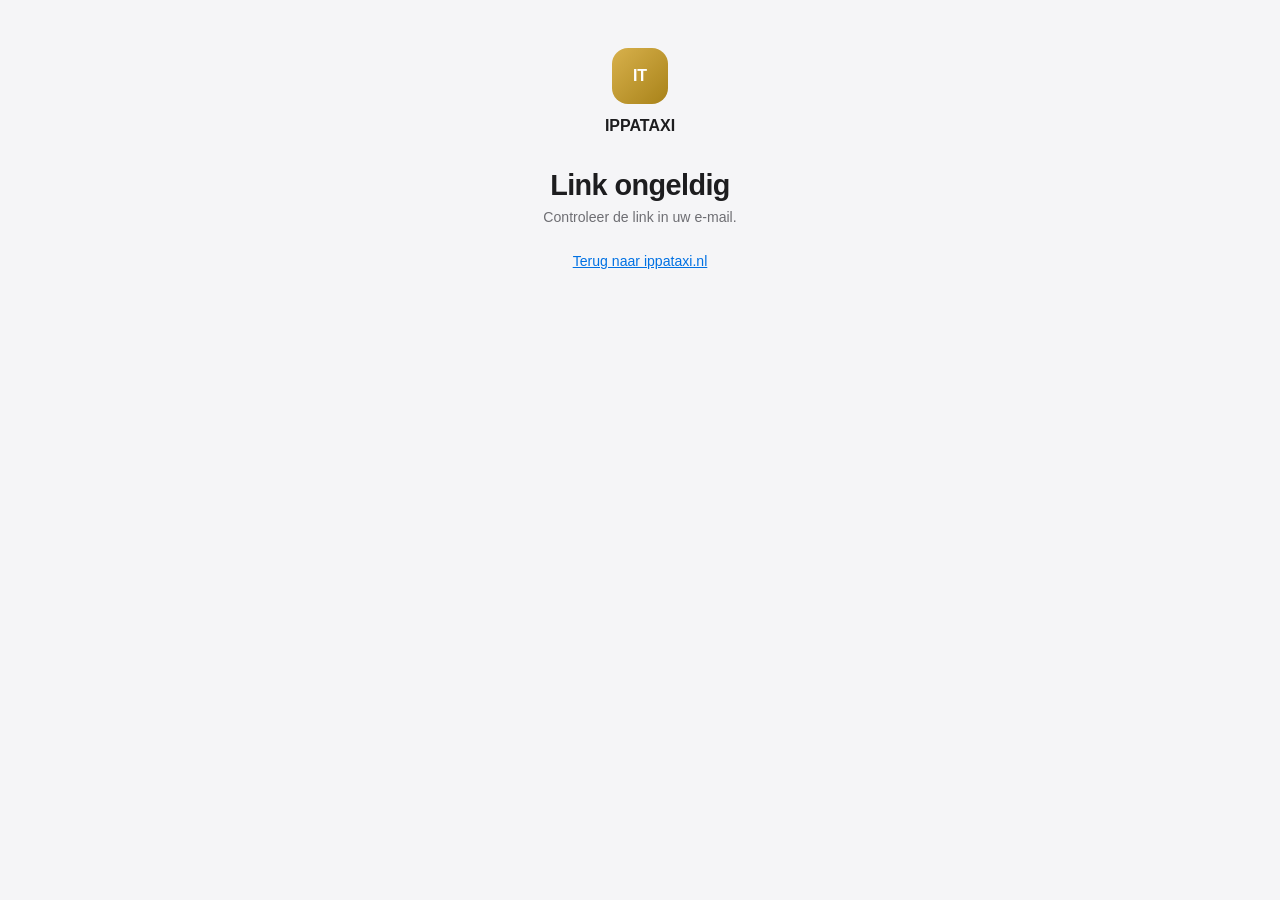
<file: status.html>
<!DOCTYPE html>
<html lang="nl">
<head>
  <meta charset="UTF-8">
  <meta name="viewport" content="width=device-width, initial-scale=1.0">
  <meta name="robots" content="noindex, nofollow">
  <title>Status - ippataxi</title>
  <link rel="icon" type="image/svg+xml" href="assets/favicon.svg">
  <link rel="icon" type="image/png" sizes="32x32" href="assets/favicon-32.png">
  <link rel="icon" href="favicon.ico" sizes="any">
  <link rel="apple-touch-icon" href="assets/apple-touch-icon.png">
  <link rel="stylesheet" href="admin/admin.css">
  <style>
    .wrap { max-width: 520px; margin: 0 auto; padding: 48px 20px; }
    .brand { text-align: center; margin-bottom: 28px; }
    .brand .logo { margin-bottom: 10px; }
    .hero { text-align: center; margin-bottom: 24px; }
    .hero h1 { font-size: 1.8rem; font-weight: 600; letter-spacing: -.02em; }
    .steps { list-style: none; margin: 8px 0 4px; }
    .steps li { display: flex; gap: 14px; align-items: center; padding: 10px 0; color: var(--muted); position: relative; }
    .steps li::before {
      content: ''; width: 14px; height: 14px; border-radius: 50%;
      border: 2px solid var(--line); background: var(--card); flex-shrink: 0; z-index: 1;
    }
    .steps li:not(:last-child)::after {
      content: ''; position: absolute; left: 6px; top: 30px; width: 2px; height: calc(100% - 8px); background: var(--line);
    }
    .steps li.done { color: var(--text); }
    .steps li.done::before { background: var(--s-completed); border-color: var(--s-completed); }
    .steps li.current { color: var(--text); font-weight: 600; }
    .steps li.current::before { background: var(--accent); border-color: var(--accent); box-shadow: 0 0 0 5px rgba(0,113,227,.18); }
    .cancelled-note { color: #ff453a; font-weight: 600; text-align: center; padding: 8px 0; }
    .foot { text-align: center; margin-top: 24px; }
    a { color: var(--accent); }
  </style>
</head>
<body>
  <main class="wrap">
    <div class="brand"><div class="logo" style="margin:0 auto 10px">IT</div><strong>IPPATAXI</strong></div>
    <div id="out"></div>
    <p class="muted foot"><a href="./">Terug naar ippataxi.nl</a></p>
  </main>
  <script src="js/config.js"></script>
  <script>
    (function () {
      'use strict';
      const out = document.getElementById('out');
      const token = new URLSearchParams(location.search).get('t') || '';
      const cfg = window.IPPA_CONFIG || {};
      const STEPS = [['new', 'Reservering ontvangen'], ['confirmed', 'Bevestigd'], ['assigned', 'Chauffeur toegewezen'], ['completed', 'Rit afgerond']];

      const el = (tag, cls, text) => { const n = document.createElement(tag); if (cls) n.className = cls; if (text !== undefined) n.textContent = text; return n; };

      function message(title, sub) {
        out.replaceChildren();
        const h = el('div', 'hero'); h.append(el('h1', '', title), el('p', 'muted', sub));
        out.append(h);
      }

      function render(b) {
        out.replaceChildren();
        const hero = el('div', 'hero');
        hero.append(el('h1', '', 'Hallo ' + b.first_name), el('p', 'muted', 'Referentie ' + b.ref));
        out.append(hero);

        const card = el('div', 'card');
        const route = el('div', 'route');
        route.append(document.createTextNode(b.pickup), el('span', 'arrow', '→'), document.createTextNode(b.dropoff));
        const when = b.pickup_at
          ? new Date(b.pickup_at).toLocaleString('nl-NL', { weekday: 'long', day: 'numeric', month: 'long', hour: '2-digit', minute: '2-digit' })
          : 'Zo snel mogelijk';
        const meta = el('div', 'meta');
        meta.append(el('span', '', '📅 ' + when), el('span', '', '🚗 ' + (b.vehicle || '-')));
        card.append(route, meta);
        if (b.driver && ['accepted', 'assigned', 'completed'].includes(b.status)) card.append(el('div', 'note', 'Uw chauffeur: ' + b.driver));
        if (b.ippa) {
          const isEuro = String(b.ippa).includes('€');
          const payText = isEuro
            ? 'Ritprijs & Betaling: ' + b.ippa
            : 'Betaling: ' + b.ippa + ' aan de chauffeur bij aankomst';
          card.append(el('div', 'note', payText));
        }
        out.append(card);

        const stepsCard = el('div', 'card'); stepsCard.style.marginTop = '14px';
        if (b.status === 'cancelled') {
          stepsCard.append(el('div', 'cancelled-note', 'Deze rit is geannuleerd'));
        } else {
          const ul = el('ul', 'steps');
          const normStatus = b.status === 'pending' ? 'new' : (b.status === 'accepted' ? 'assigned' : b.status);
          const idx = STEPS.findIndex(([k]) => k === normStatus);
          STEPS.forEach(([, label], i) => ul.append(el('li', i < idx ? 'done' : i === idx ? 'current' : '', label)));
          stepsCard.append(ul);
        }
        out.append(stepsCard);
      }

      async function load() {
        if (!/^[0-9a-f-]{36}$/i.test(token)) return message('Link ongeldig', 'Controleer de link in uw e-mail.');
        try {
          const res = await fetch(cfg.supabaseUrl + '/rest/v1/rpc/get_booking_status', {
            method: 'POST',
            headers: { 'Content-Type': 'application/json', apikey: cfg.supabaseAnonKey, Authorization: 'Bearer ' + cfg.supabaseAnonKey },
            body: JSON.stringify({ p_token: token })
          });
          const rows = await res.json();
          if (!res.ok || !rows.length) return message('Rit niet gevonden', 'Controleer de link in uw e-mail.');
          render(rows[0]);
        } catch (e) {
          message('Geen verbinding', 'Probeer het later opnieuw.');
        }
      }
      load();
      setInterval(load, 30000);
    })();
  </script>
</body>
</html>
</file>
<file: css/style.css>
/* ==========================================================================
   IPPATAXI.NL — Executive Chauffeur & Taxi Design System
   Aesthetic: Apple-Inspired Editorial Clarity, High-Trust Daylight Surfaces,
              Obsidian Hero Contrast & Refined Champagne Gold Accents
   ========================================================================== */

:root {
  /* Surfaces */
  --bg-primary: #fbfbfd;
  --bg-secondary: #f5f5f7;
  --bg-card: #ffffff;
  --bg-dark: #0b0d11;
  --bg-dark-elevated: #141820;

  /* Text Hierarchy */
  --text-primary: #1d1d1f;
  --text-secondary: #515154;
  --text-muted: #6e6e73;
  --text-on-dark: #f5f5f7;
  --text-on-dark-muted: rgba(245, 245, 247, 0.72);

  /* Brand & Accents */
  --color-primary: #c59b27;
  --color-primary-light: #e2c15a;
  --color-primary-dark: #9e7a18;
  --color-focus: #0071e3;
  --color-whatsapp: #1fa855;
  --color-whatsapp-hover: #188c45;

  /* Refined IPPA Tier Tokens */
  --tier-a-fg: #0d6832;
  --tier-a-bg: #e8f5ee;
  --tier-a-border: #bfe3ce;
  --tier-a-dot: #18a957;

  --tier-b-fg: #8a5300;
  --tier-b-bg: #fdf3e3;
  --tier-b-border: #f3d7a6;
  --tier-b-dot: #d99018;

  --tier-c-fg: #4a2e80;
  --tier-c-bg: #f1ecf9;
  --tier-c-border: #d7c8ef;
  --tier-c-dot: #7c4dff;

  /* Borders & Dividers */
  --border-subtle: rgba(0, 0, 0, 0.08);
  --border-strong: rgba(0, 0, 0, 0.14);
  --border-dark: rgba(255, 255, 255, 0.12);

  /* Typography */
  --font-sans: 'Plus Jakarta Sans', -apple-system, BlinkMacSystemFont, 'SF Pro Text', 'Segoe UI', Roboto, Helvetica, Arial, sans-serif;

  /* Geometry & Elevation */
  --radius-sm: 10px;
  --radius-md: 16px;
  --radius-lg: 24px;
  --radius-full: 980px;

  --shadow-sm: 0 2px 8px rgba(15, 23, 42, 0.04);
  --shadow-card: 0 10px 30px rgba(15, 23, 42, 0.06);
  --shadow-elevated: 0 24px 60px rgba(15, 23, 42, 0.14);

  --transition: all 0.22s cubic-bezier(0.16, 1, 0.3, 1);
  --max-width: 1200px;
}

/* ==========================================================================
   Reset & Base
   ========================================================================== */
*, *::before, *::after {
  box-sizing: border-box;
  margin: 0;
  padding: 0;
}

html {
  scroll-behavior: smooth;
  font-size: 16px;
  -webkit-text-size-adjust: 100%;
}

body {
  font-family: var(--font-sans);
  background-color: var(--bg-primary);
  color: var(--text-primary);
  line-height: 1.6;
  overflow-x: hidden;
  -webkit-font-smoothing: antialiased;
  -moz-osx-font-smoothing: grayscale;
}

img {
  max-width: 100%;
  height: auto;
  display: block;
}

a {
  color: inherit;
  text-decoration: none;
  transition: var(--transition);
}

button, input, select, textarea {
  font: inherit;
  color: inherit;
}

ul {
  list-style: none;
}

.container {
  width: 100%;
  max-width: var(--max-width);
  margin: 0 auto;
  padding: 0 24px;
}

/* ==========================================================================
   Sticky Header & Navigation
   ========================================================================== */
.site-header {
  position: sticky;
  top: 0;
  z-index: 100;
  background: rgba(251, 251, 253, 0.86);
  backdrop-filter: saturate(180%) blur(20px);
  -webkit-backdrop-filter: saturate(180%) blur(20px);
  border-bottom: 1px solid var(--border-subtle);
}

.navbar {
  display: flex;
  align-items: center;
  justify-content: space-between;
  height: 72px;
  gap: 20px;
}

.brand-logo {
  display: inline-flex;
  align-items: center;
  gap: 11px;
  flex-shrink: 0;
}

.brand-mark {
  width: 38px;
  height: 38px;
  border-radius: 10px;
  background: var(--bg-dark);
  color: var(--color-primary-light);
  display: inline-grid;
  place-items: center;
  font-weight: 800;
  font-size: 0.92rem;
  letter-spacing: -0.03em;
}

.brand-text {
  display: flex;
  flex-direction: column;
  line-height: 1.15;
}

.brand-title {
  font-size: 1.08rem;
  font-weight: 800;
  letter-spacing: -0.03em;
  color: var(--text-primary);
}

.brand-title span {
  color: var(--color-primary);
}

.brand-subtitle {
  font-size: 0.7rem;
  font-weight: 500;
  color: var(--text-muted);
  letter-spacing: 0.01em;
}

/* Desktop Navigation Links */
.nav-links {
  display: flex;
  align-items: center;
  gap: 24px;
}

.nav-link {
  font-size: 0.88rem;
  font-weight: 500;
  color: var(--text-secondary);
  position: relative;
  padding: 6px 0;
  white-space: nowrap;
}

.nav-link:hover,
.nav-link.active {
  color: var(--text-primary);
}

.nav-link::after {
  content: '';
  position: absolute;
  bottom: 0;
  left: 0;
  width: 0;
  height: 2px;
  background: var(--color-primary);
  transition: var(--transition);
  border-radius: 2px;
}

.nav-link:hover::after,
.nav-link.active::after {
  width: 100%;
}

/* Header Actions */
.nav-actions {
  display: flex;
  align-items: center;
  gap: 10px;
  flex-shrink: 0;
}

.lang-switch {
  display: inline-flex;
  background: var(--bg-secondary);
  border: 1px solid var(--border-subtle);
  border-radius: var(--radius-full);
  padding: 2px;
}

.lang-btn {
  border: 0;
  background: transparent;
  color: var(--text-muted);
  font-size: 0.75rem;
  font-weight: 600;
  padding: 4px 10px;
  border-radius: var(--radius-full);
  cursor: pointer;
  transition: var(--transition);
}

.lang-btn.active {
  background: var(--bg-card);
  color: var(--text-primary);
  box-shadow: 0 1px 3px rgba(0, 0, 0, 0.08);
}

.btn-nav-phone {
  display: inline-flex;
  align-items: center;
  gap: 7px;
  font-size: 0.84rem;
  font-weight: 600;
  color: var(--text-primary);
  padding: 8px 14px;
  border-radius: var(--radius-full);
  border: 1px solid var(--border-strong);
  background: transparent;
  white-space: nowrap;
}

.btn-nav-phone:hover {
  background: var(--bg-secondary);
}

.btn-nav-book {
  display: inline-flex;
  align-items: center;
  justify-content: center;
  font-size: 0.84rem;
  font-weight: 600;
  color: #ffffff;
  background: var(--text-primary);
  padding: 9px 18px;
  border-radius: var(--radius-full);
  white-space: nowrap;
}

.btn-nav-book:hover {
  background: #333336;
}

/* Mobile Menu Button & Drawer */
.mobile-menu-toggle {
  display: none;
  width: 40px;
  height: 40px;
  border-radius: 10px;
  border: 1px solid var(--border-subtle);
  background: var(--bg-card);
  color: var(--text-primary);
  align-items: center;
  justify-content: center;
  cursor: pointer;
}

.mobile-nav-drawer {
  display: none;
  flex-direction: column;
  gap: 16px;
  padding: 16px 24px 24px;
  background: var(--bg-card);
  border-bottom: 1px solid var(--border-subtle);
  box-shadow: var(--shadow-card);
}

.mobile-nav-drawer.open {
  display: flex;
}

.mobile-nav-list {
  display: flex;
  flex-direction: column;
}

.mobile-nav-link {
  font-size: 1rem;
  font-weight: 600;
  color: var(--text-secondary);
  padding: 12px 0;
  border-bottom: 1px solid var(--border-subtle);
}

.mobile-nav-link:hover,
.mobile-nav-link.active {
  color: var(--color-primary-dark);
}

.mobile-drawer-footer {
  display: flex;
  align-items: center;
  justify-content: space-between;
  gap: 12px;
  padding-top: 4px;
}

.mobile-drawer-cta {
  flex: 1;
  text-align: center;
}

/* ==========================================================================
   Hero Section & Integrated Booking Calculator
   ========================================================================== */
.hero-section {
  position: relative;
  background-color: var(--bg-dark);
  color: var(--text-on-dark);
  padding: 64px 0 80px;
  overflow: hidden;
  scroll-margin-top: 72px;
}

.hero-background-wrapper {
  position: absolute;
  inset: 0;
  z-index: 1;
}

.hero-bg-img {
  width: 100%;
  height: 100%;
  object-fit: cover;
  object-position: center;
  opacity: 0.28;
  filter: saturate(85%) contrast(105%);
}

.hero-overlay {
  position: absolute;
  inset: 0;
  background: radial-gradient(circle at 20% 30%, rgba(11, 13, 17, 0.55) 0%, rgba(11, 13, 17, 0.92) 75%);
}

.hero-grid {
  position: relative;
  z-index: 2;
  display: grid;
  grid-template-columns: 1.05fr 0.95fr;
  gap: 56px;
  align-items: center;
}

.hero-eyebrow {
  display: inline-flex;
  align-items: center;
  gap: 8px;
  padding: 6px 14px;
  border-radius: var(--radius-full);
  background: rgba(255, 255, 255, 0.08);
  border: 1px solid rgba(255, 255, 255, 0.14);
  font-size: 0.8rem;
  font-weight: 600;
  color: var(--color-primary-light);
  margin-bottom: 22px;
}

.status-dot {
  width: 7px;
  height: 7px;
  border-radius: 50%;
  background: #30d158;
  box-shadow: 0 0 0 3px rgba(48, 209, 88, 0.22);
}

.hero-title {
  font-size: clamp(2.25rem, 3.8vw, 3.35rem);
  font-weight: 800;
  line-height: 1.1;
  letter-spacing: -0.035em;
  color: #ffffff;
  margin-bottom: 20px;
}

.hero-desc {
  font-size: clamp(1rem, 1.15vw, 1.12rem);
  color: var(--text-on-dark-muted);
  line-height: 1.65;
  max-width: 540px;
  margin-bottom: 28px;
}

/* 3-Tier Summary Chips in Hero */
.hero-tiers-summary {
  display: grid;
  grid-template-columns: repeat(3, 1fr);
  gap: 10px;
  margin-bottom: 28px;
  max-width: 540px;
}

.hero-tier-chip {
  display: flex;
  align-items: flex-start;
  gap: 9px;
  padding: 11px 13px;
  border-radius: var(--radius-sm);
  background: rgba(255, 255, 255, 0.06);
  border: 1px solid rgba(255, 255, 255, 0.1);
}

.hero-tier-chip strong {
  display: block;
  font-size: 0.84rem;
  font-weight: 700;
  color: #ffffff;
  line-height: 1.2;
}

.hero-tier-chip span {
  font-size: 0.75rem;
  color: var(--text-on-dark-muted);
}

.tier-dot {
  width: 9px;
  height: 9px;
  border-radius: 50%;
  margin-top: 4px;
  flex-shrink: 0;
}

.dot-a { background: var(--tier-a-dot); }
.dot-b { background: var(--tier-b-dot); }
.dot-c { background: var(--tier-c-dot); }

/* Hero Feature List */
.hero-features-list {
  display: flex;
  flex-direction: column;
  gap: 10px;
  margin-bottom: 32px;
}

.hero-feature-item {
  display: flex;
  align-items: center;
  gap: 10px;
  font-size: 0.94rem;
  color: rgba(255, 255, 255, 0.88);
}

.hero-feature-item svg {
  color: var(--color-primary-light);
  flex-shrink: 0;
}

/* Hero CTA Buttons */
.hero-cta-buttons {
  display: flex;
  flex-wrap: wrap;
  gap: 12px;
}

.btn-whatsapp {
  display: inline-flex;
  align-items: center;
  justify-content: center;
  gap: 9px;
  padding: 13px 22px;
  border-radius: var(--radius-full);
  background: var(--color-whatsapp);
  color: #ffffff;
  font-size: 0.92rem;
  font-weight: 600;
}

.btn-whatsapp:hover {
  background: var(--color-whatsapp-hover);
  transform: translateY(-1px);
}

.btn-hero-secondary {
  display: inline-flex;
  align-items: center;
  justify-content: center;
  gap: 9px;
  padding: 13px 22px;
  border-radius: var(--radius-full);
  background: rgba(255, 255, 255, 0.1);
  border: 1px solid rgba(255, 255, 255, 0.2);
  color: #ffffff;
  font-size: 0.92rem;
  font-weight: 600;
}

.btn-hero-secondary:hover {
  background: rgba(255, 255, 255, 0.16);
}

/* ==========================================================================
   Booking Calculator Card (Clean Daylight Card inside Hero)
   ========================================================================== */
.booking-card {
  background: var(--bg-card);
  color: var(--text-primary);
  border-radius: var(--radius-lg);
  padding: 32px;
  box-shadow: var(--shadow-elevated);
  border: 1px solid rgba(255, 255, 255, 0.15);
  scroll-margin-top: 90px;
}

@keyframes pulseHighlight {
  0% { box-shadow: 0 0 0 0 rgba(197, 155, 39, 0.55), var(--shadow-elevated); }
  70% { box-shadow: 0 0 0 14px rgba(197, 155, 39, 0), var(--shadow-elevated); }
  100% { box-shadow: 0 0 0 0 rgba(197, 155, 39, 0), var(--shadow-elevated); }
}

.booking-card.highlight-pulse {
  animation: pulseHighlight 1.1s ease-out;
}

.booking-header {
  margin-bottom: 18px;
}

.booking-card-title {
  font-size: 1.35rem;
  font-weight: 700;
  letter-spacing: -0.02em;
  color: var(--text-primary);
}

.booking-card-subtitle {
  font-size: 0.86rem;
  color: var(--text-muted);
  margin-top: 2px;
}

/* Segmented Tabs */
.booking-tabs {
  display: grid;
  grid-template-columns: repeat(3, 1fr);
  background: var(--bg-secondary);
  padding: 4px;
  border-radius: 12px;
  margin-bottom: 18px;
}

.booking-tab-btn {
  border: 0;
  background: transparent;
  color: var(--text-secondary);
  font-size: 0.8rem;
  font-weight: 600;
  padding: 8px 6px;
  border-radius: 9px;
  cursor: pointer;
  transition: var(--transition);
  text-align: center;
}

.booking-tab-btn.active {
  background: var(--bg-card);
  color: var(--text-primary);
  box-shadow: 0 1px 4px rgba(0, 0, 0, 0.08);
}

/* Form Controls */
.booking-form {
  display: flex;
  flex-direction: column;
  gap: 14px;
}

.form-group {
  display: flex;
  flex-direction: column;
  gap: 5px;
}

.form-row-2 {
  display: grid;
  grid-template-columns: 1fr 1fr;
  gap: 12px;
}

.form-label,
.vehicle-selector-title {
  font-size: 0.78rem;
  font-weight: 600;
  color: var(--text-secondary);
}

.input-with-icon {
  position: relative;
  display: flex;
  align-items: center;
}

.input-icon {
  position: absolute;
  left: 13px;
  color: var(--text-muted);
  pointer-events: none;
}

.form-input,
.form-select,
.form-textarea {
  width: 100%;
  background: var(--bg-secondary);
  border: 1px solid var(--border-subtle);
  border-radius: var(--radius-sm);
  padding: 11px 13px;
  font-size: 0.9rem;
  color: var(--text-primary);
  transition: var(--transition);
}

.input-with-icon .form-input,
.input-with-icon .form-select {
  padding-left: 38px;
}

.form-input:focus,
.form-select:focus,
.form-textarea:focus {
  outline: none;
  background: var(--bg-card);
  border-color: var(--color-focus);
  box-shadow: 0 0 0 3px rgba(0, 113, 227, 0.15);
}

.form-textarea {
  min-height: 110px;
  resize: vertical;
}

/* Vehicle Radio Cards */
.vehicle-options {
  display: grid;
  grid-template-columns: repeat(3, 1fr);
  gap: 8px;
}

.vehicle-radio-label {
  display: flex;
  flex-direction: column;
  padding: 10px;
  border-radius: var(--radius-sm);
  border: 1px solid var(--border-subtle);
  background: var(--bg-secondary);
  cursor: pointer;
  transition: var(--transition);
  text-align: center;
}

.vehicle-radio-label input {
  position: absolute;
  opacity: 0;
  pointer-events: none;
}

.vehicle-radio-label:hover {
  border-color: var(--border-strong);
}

.vehicle-radio-label.selected {
  background: var(--bg-card);
  border-color: var(--text-primary);
  box-shadow: 0 2px 8px rgba(0, 0, 0, 0.06);
}

.vehicle-radio-name {
  font-size: 0.8rem;
  font-weight: 700;
  color: var(--text-primary);
}

.vehicle-radio-meta {
  font-size: 0.7rem;
  color: var(--text-muted);
  margin-top: 2px;
}

/* Dynamic IPPA Result Box */
.ippa-result-box {
  display: flex;
  align-items: center;
  justify-content: space-between;
  gap: 12px;
  padding: 14px 16px;
  border-radius: var(--radius-md);
  border: 1px solid var(--tier-b-border);
  background: var(--tier-b-bg);
  font-variant-numeric: tabular-nums;
}

.ippa-result-box.tier-a {
  background: var(--tier-a-bg);
  border-color: var(--tier-a-border);
}

.ippa-result-box.tier-b {
  background: var(--tier-b-bg);
  border-color: var(--tier-b-border);
}

.ippa-result-box.tier-c {
  background: var(--tier-c-bg);
  border-color: var(--tier-c-border);
}

.ippa-result-title {
  font-size: 0.72rem;
  font-weight: 600;
  text-transform: uppercase;
  letter-spacing: 0.04em;
  color: var(--text-secondary);
}

.ippa-tier-name {
  font-size: 1.15rem;
  font-weight: 800;
  letter-spacing: -0.02em;
  color: var(--text-primary);
}

.ippa-distance-note {
  font-size: 0.76rem;
  color: var(--text-secondary);
}

.ippa-result-badge-wrap {
  text-align: right;
  flex-shrink: 0;
}

.ippa-payment-pill {
  display: inline-block;
  padding: 6px 12px;
  border-radius: var(--radius-full);
  background: var(--text-primary);
  color: #ffffff;
  font-size: 0.8rem;
  font-weight: 700;
}

.ippa-no-money-note {
  font-size: 0.7rem;
  color: var(--text-secondary);
  margin-top: 3px;
}

/* Primary Buttons */
.btn-primary {
  display: inline-flex;
  align-items: center;
  justify-content: center;
  gap: 8px;
  padding: 14px 24px;
  border: 0;
  border-radius: var(--radius-full);
  background: var(--text-primary);
  color: #ffffff;
  font-size: 0.94rem;
  font-weight: 600;
  cursor: pointer;
  transition: var(--transition);
}

.btn-primary:hover {
  background: #333336;
  transform: translateY(-1px);
}

.btn-primary:disabled {
  opacity: 0.6;
  cursor: default;
  transform: none;
}

.booking-submit-btn {
  width: 100%;
  margin-top: 2px;
}

/* ==========================================================================
   Stats Bar
   ========================================================================== */
.stats-section {
  background: var(--bg-card);
  border-bottom: 1px solid var(--border-subtle);
  padding: 28px 0;
}

.stats-grid {
  display: grid;
  grid-template-columns: repeat(4, 1fr);
  gap: 24px;
  text-align: center;
}

.stat-number {
  font-size: 1.35rem;
  font-weight: 800;
  letter-spacing: -0.02em;
  color: var(--text-primary);
  font-variant-numeric: tabular-nums;
}

.stat-label {
  font-size: 0.82rem;
  color: var(--text-muted);
  margin-top: 2px;
}

/* ==========================================================================
   Sections & Editorial Headers
   ========================================================================== */
.section {
  padding: 88px 0;
  scroll-margin-top: 72px;
}

.section-alt {
  background: var(--bg-secondary);
}

.section-header {
  text-align: center;
  max-width: 660px;
  margin: 0 auto 52px;
}

.section-tag {
  display: inline-block;
  font-size: 0.76rem;
  font-weight: 700;
  text-transform: uppercase;
  letter-spacing: 0.08em;
  color: var(--color-primary-dark);
  margin-bottom: 10px;
}

.section-title {
  font-size: clamp(1.75rem, 2.8vw, 2.4rem);
  font-weight: 800;
  letter-spacing: -0.03em;
  line-height: 1.15;
  color: var(--text-primary);
  margin-bottom: 14px;
}

.section-desc {
  font-size: 1.02rem;
  color: var(--text-secondary);
  line-height: 1.65;
}

/* ==========================================================================
   3 IPPA Tiers Section
   ========================================================================== */
.ippa-tiers-grid {
  display: grid;
  grid-template-columns: repeat(3, 1fr);
  gap: 24px;
}

.ippa-tier-card {
  background: var(--bg-card);
  border: 1px solid var(--border-subtle);
  border-radius: var(--radius-lg);
  padding: 32px 28px;
  display: flex;
  flex-direction: column;
  box-shadow: var(--shadow-sm);
  transition: var(--transition);
}

.ippa-tier-card:hover {
  transform: translateY(-3px);
  box-shadow: var(--shadow-card);
}

.tier-card-top {
  display: flex;
  align-items: center;
  justify-content: space-between;
  gap: 8px;
  margin-bottom: 18px;
}

.tier-card-badge,
.route-badge {
  display: inline-block;
  font-size: 0.75rem;
  font-weight: 700;
  padding: 5px 12px;
  border-radius: var(--radius-full);
}

.badge-a {
  background: var(--tier-a-bg);
  color: var(--tier-a-fg);
}

.badge-b {
  background: var(--tier-b-bg);
  color: var(--tier-b-fg);
}

.badge-c {
  background: var(--tier-c-bg);
  color: var(--tier-c-fg);
}

.tier-card-scope {
  font-size: 0.82rem;
  font-weight: 600;
  color: var(--text-muted);
  font-variant-numeric: tabular-nums;
}

.tier-card-title {
  font-size: 1.3rem;
  font-weight: 700;
  letter-spacing: -0.02em;
  margin-bottom: 10px;
}

.tier-card-desc {
  font-size: 0.94rem;
  color: var(--text-secondary);
  line-height: 1.6;
  margin-bottom: 24px;
  flex: 1;
}

.tier-card-give {
  display: flex;
  align-items: center;
  justify-content: space-between;
  padding-top: 16px;
  border-top: 1px solid var(--border-subtle);
}

.give-label {
  font-size: 0.8rem;
  color: var(--text-muted);
}

.give-value {
  font-size: 0.92rem;
  font-weight: 700;
  color: var(--text-primary);
}

/* ==========================================================================
   Popular Routes Grid
   ========================================================================== */
.airport-routes-grid {
  display: grid;
  grid-template-columns: repeat(3, 1fr);
  gap: 20px;
}

.route-card {
  background: var(--bg-card);
  border: 1px solid var(--border-subtle);
  border-radius: var(--radius-md);
  padding: 24px;
  display: flex;
  flex-direction: column;
  justify-content: space-between;
  gap: 18px;
  box-shadow: var(--shadow-sm);
  transition: var(--transition);
}

.route-card:hover {
  border-color: var(--border-strong);
  box-shadow: var(--shadow-card);
}

.route-card-header {
  display: flex;
  align-items: center;
  justify-content: space-between;
  gap: 8px;
}

.route-meta {
  font-size: 0.8rem;
  color: var(--text-muted);
  font-variant-numeric: tabular-nums;
}

.route-airports {
  display: flex;
  align-items: center;
  gap: 8px;
  flex-wrap: wrap;
  font-size: 1.04rem;
  font-weight: 700;
  color: var(--text-primary);
}

.route-arrow {
  color: var(--color-primary);
  font-weight: 600;
}

.route-footer {
  display: flex;
  align-items: center;
  justify-content: space-between;
  gap: 12px;
  padding-top: 14px;
  border-top: 1px solid var(--border-subtle);
}

.route-price-val {
  font-size: 0.9rem;
  font-weight: 700;
  color: var(--text-primary);
}

.btn-route-book {
  border: 1px solid var(--border-strong);
  background: var(--bg-primary);
  color: var(--text-primary);
  font-size: 0.82rem;
  font-weight: 600;
  padding: 8px 16px;
  border-radius: var(--radius-full);
  cursor: pointer;
  transition: var(--transition);
}

.btn-route-book:hover {
  background: var(--text-primary);
  border-color: var(--text-primary);
  color: #ffffff;
}

/* ==========================================================================
   Fleet Section
   ========================================================================== */
.fleet-grid {
  display: grid;
  grid-template-columns: repeat(3, 1fr);
  gap: 24px;
}

.fleet-card {
  background: var(--bg-card);
  border: 1px solid var(--border-subtle);
  border-radius: var(--radius-lg);
  overflow: hidden;
  display: flex;
  flex-direction: column;
  box-shadow: var(--shadow-sm);
  transition: var(--transition);
}

.fleet-card:hover {
  transform: translateY(-3px);
  box-shadow: var(--shadow-card);
}

.fleet-img-wrapper {
  position: relative;
  height: 220px;
  overflow: hidden;
  background: var(--bg-dark);
}

.fleet-img {
  width: 100%;
  height: 100%;
  object-fit: cover;
  transition: transform 0.4s ease;
}

.fleet-card:hover .fleet-img {
  transform: scale(1.03);
}

.fleet-badge {
  position: absolute;
  top: 14px;
  left: 14px;
  background: rgba(11, 13, 17, 0.82);
  backdrop-filter: blur(8px);
  color: #ffffff;
  font-size: 0.74rem;
  font-weight: 600;
  padding: 5px 12px;
  border-radius: var(--radius-full);
}

.fleet-content {
  padding: 26px;
  display: flex;
  flex-direction: column;
  flex: 1;
}

.fleet-category {
  font-size: 0.75rem;
  font-weight: 700;
  text-transform: uppercase;
  letter-spacing: 0.06em;
  color: var(--color-primary-dark);
  margin-bottom: 4px;
}

.fleet-name {
  font-size: 1.25rem;
  font-weight: 700;
  letter-spacing: -0.02em;
  margin-bottom: 14px;
}

.fleet-specs {
  display: flex;
  flex-wrap: wrap;
  gap: 6px;
  margin-bottom: 18px;
}

.spec-badge {
  font-size: 0.75rem;
  font-weight: 600;
  color: var(--text-secondary);
  background: var(--bg-secondary);
  padding: 4px 10px;
  border-radius: var(--radius-full);
}

.fleet-amenities {
  display: flex;
  flex-direction: column;
  gap: 8px;
  margin-bottom: 24px;
  flex: 1;
}

.fleet-amenities li {
  display: flex;
  align-items: center;
  gap: 8px;
  font-size: 0.88rem;
  color: var(--text-secondary);
}

.fleet-amenities svg {
  color: var(--tier-a-fg);
  flex-shrink: 0;
}

.fleet-footer {
  display: flex;
  align-items: center;
  justify-content: space-between;
  padding-top: 16px;
  border-top: 1px solid var(--border-subtle);
}

.fleet-rate-val {
  font-size: 0.88rem;
  font-weight: 700;
  color: var(--text-primary);
}

/* ==========================================================================
   Why Us Section
   ========================================================================== */
.why-grid {
  display: grid;
  grid-template-columns: repeat(3, 1fr);
  gap: 24px;
}

.why-card {
  background: var(--bg-card);
  border: 1px solid var(--border-subtle);
  border-radius: var(--radius-md);
  padding: 28px;
  box-shadow: var(--shadow-sm);
}

.why-icon {
  width: 44px;
  height: 44px;
  border-radius: 12px;
  background: var(--bg-secondary);
  color: var(--text-primary);
  display: grid;
  place-items: center;
  margin-bottom: 16px;
}

.why-title {
  font-size: 1.08rem;
  font-weight: 700;
  letter-spacing: -0.01em;
  margin-bottom: 8px;
}

.why-desc {
  font-size: 0.92rem;
  color: var(--text-secondary);
  line-height: 1.6;
}

/* ==========================================================================
   FAQ Accordion
   ========================================================================== */
.faq-list {
  max-width: 760px;
  margin: 0 auto;
  display: flex;
  flex-direction: column;
  gap: 12px;
}

.faq-item {
  background: var(--bg-card);
  border: 1px solid var(--border-subtle);
  border-radius: var(--radius-md);
  overflow: hidden;
}

.faq-question {
  width: 100%;
  background: transparent;
  border: 0;
  padding: 20px 24px;
  text-align: left;
  font-size: 1rem;
  font-weight: 600;
  color: var(--text-primary);
  display: flex;
  align-items: center;
  justify-content: space-between;
  gap: 16px;
  cursor: pointer;
}

.faq-toggle-icon {
  font-size: 1.25rem;
  font-weight: 500;
  color: var(--text-muted);
  transition: transform 0.2s ease;
  flex-shrink: 0;
}

.faq-item.active .faq-toggle-icon {
  transform: rotate(45deg);
}

.faq-answer {
  max-height: 0;
  overflow: hidden;
  padding: 0 24px;
  transition: max-height 0.25s ease, padding 0.25s ease;
}

.faq-item.active .faq-answer {
  max-height: 360px;
  padding-bottom: 20px;
}

.faq-answer p {
  font-size: 0.94rem;
  color: var(--text-secondary);
  line-height: 1.65;
}

/* ==========================================================================
   Contact Section
   ========================================================================== */
.contact-grid {
  display: grid;
  grid-template-columns: 1fr 1.05fr;
  gap: 48px;
  align-items: start;
}

.contact-info-title {
  font-size: clamp(1.6rem, 2.5vw, 2.15rem);
  font-weight: 800;
  letter-spacing: -0.03em;
  line-height: 1.15;
  margin-bottom: 12px;
}

.contact-info-desc {
  font-size: 0.98rem;
  color: var(--text-secondary);
  margin-bottom: 28px;
}

.contact-channels {
  display: flex;
  flex-direction: column;
  gap: 12px;
}

.channel-item {
  display: flex;
  align-items: center;
  gap: 14px;
  padding: 16px 18px;
  background: var(--bg-card);
  border: 1px solid var(--border-subtle);
  border-radius: var(--radius-md);
}

a.channel-item:hover {
  border-color: var(--border-strong);
  box-shadow: var(--shadow-sm);
}

.channel-icon {
  width: 42px;
  height: 42px;
  border-radius: 11px;
  background: var(--bg-secondary);
  color: var(--text-primary);
  display: grid;
  place-items: center;
  flex-shrink: 0;
}

.channel-icon-wa {
  background: rgba(31, 168, 85, 0.12);
  color: var(--color-whatsapp);
}

.channel-details {
  display: flex;
  flex-direction: column;
}

.channel-label {
  font-size: 0.76rem;
  font-weight: 600;
  color: var(--text-muted);
}

.channel-value {
  font-size: 0.96rem;
  font-weight: 700;
  color: var(--text-primary);
}

.contact-form-card {
  background: var(--bg-card);
  border: 1px solid var(--border-subtle);
  border-radius: var(--radius-lg);
  padding: 36px 32px;
  box-shadow: var(--shadow-card);
}

.contact-card-heading {
  font-size: 1.3rem;
  font-weight: 700;
  letter-spacing: -0.02em;
  margin-bottom: 4px;
}

.contact-card-sub {
  font-size: 0.88rem;
  color: var(--text-muted);
  margin-bottom: 22px;
}

.contact-form-card form {
  display: flex;
  flex-direction: column;
  gap: 14px;
}

.contact-submit-btn {
  width: 100%;
  margin-top: 4px;
}

.recaptcha-note {
  font-size: 0.72rem;
  color: var(--text-muted);
  text-align: center;
  margin-top: 6px;
}

.recaptcha-note a {
  text-decoration: underline;
}

.grecaptcha-badge {
  visibility: hidden;
}

/* Form Status Alerts */
.form-status-box,
.form-status-success,
.form-status-error {
  padding: 12px 14px;
  border-radius: var(--radius-sm);
  font-size: 0.86rem;
  line-height: 1.5;
  margin-bottom: 12px;
}

.form-status-success {
  background: var(--tier-a-bg);
  color: var(--tier-a-fg);
  border: 1px solid var(--tier-a-border);
}

.form-status-error {
  background: #fdecec;
  color: #b42318;
  border: 1px solid #f5c2c0;
}

/* ==========================================================================
   Footer
   ========================================================================== */
.site-footer {
  background: var(--bg-dark);
  color: var(--text-on-dark);
  padding: 64px 0 36px;
}

.footer-top {
  display: grid;
  grid-template-columns: 1.4fr 1fr 1fr 1fr;
  gap: 40px;
  padding-bottom: 44px;
  border-bottom: 1px solid var(--border-dark);
}

.footer-logo .brand-title {
  color: #ffffff;
}

.footer-logo .brand-mark {
  background: rgba(255, 255, 255, 0.1);
}

.footer-brand-desc {
  font-size: 0.88rem;
  color: var(--text-on-dark-muted);
  margin-top: 14px;
  max-width: 320px;
  line-height: 1.6;
}

.footer-heading {
  font-size: 0.82rem;
  font-weight: 700;
  text-transform: uppercase;
  letter-spacing: 0.06em;
  color: #ffffff;
  margin-bottom: 14px;
}

.footer-links {
  display: flex;
  flex-direction: column;
  gap: 9px;
}

.footer-link,
.footer-text-item {
  font-size: 0.88rem;
  color: var(--text-on-dark-muted);
}

.footer-link:hover {
  color: #ffffff;
}

.footer-bottom {
  display: flex;
  align-items: center;
  justify-content: space-between;
  flex-wrap: wrap;
  gap: 12px;
  padding-top: 24px;
  font-size: 0.82rem;
  color: var(--text-on-dark-muted);
}

.footer-legal-links {
  display: flex;
  gap: 20px;
}

/* ==========================================================================
   Booking Confirmation Modal
   ========================================================================== */
.modal-overlay {
  position: fixed;
  inset: 0;
  z-index: 200;
  background: rgba(11, 13, 17, 0.6);
  backdrop-filter: blur(8px);
  display: none;
  align-items: center;
  justify-content: center;
  padding: 20px;
}

.modal-overlay.active {
  display: flex;
}

.modal-box {
  background: var(--bg-card);
  color: var(--text-primary);
  border-radius: var(--radius-lg);
  width: 100%;
  max-width: 520px;
  max-height: 92vh;
  overflow-y: auto;
  padding: 32px;
  position: relative;
  box-shadow: var(--shadow-elevated);
}

.modal-close-btn {
  position: absolute;
  top: 18px;
  right: 18px;
  width: 34px;
  height: 34px;
  border-radius: 50%;
  border: 0;
  background: var(--bg-secondary);
  color: var(--text-secondary);
  font-size: 1.3rem;
  cursor: pointer;
  display: grid;
  place-items: center;
}

.modal-title {
  font-size: 1.35rem;
  font-weight: 700;
  letter-spacing: -0.02em;
}

.modal-subtitle {
  font-size: 0.88rem;
  color: var(--text-muted);
  margin: 4px 0 18px;
}

.modal-summary-box {
  background: var(--bg-secondary);
  border-radius: var(--radius-md);
  padding: 16px 18px;
  margin-bottom: 20px;
  display: flex;
  flex-direction: column;
  gap: 8px;
}

.summary-row {
  display: flex;
  justify-content: space-between;
  gap: 12px;
  font-size: 0.88rem;
}

.summary-label {
  color: var(--text-muted);
}

.summary-val {
  font-weight: 600;
  color: var(--text-primary);
  text-align: right;
}

.summary-row-highlight {
  padding-top: 8px;
  margin-top: 4px;
  border-top: 1px solid var(--border-subtle);
  font-size: 0.95rem;
}

.summary-row-highlight .summary-val {
  font-weight: 800;
  color: var(--color-primary-dark);
}

#modal-booking-form {
  display: flex;
  flex-direction: column;
  gap: 12px;
}

.modal-submit-btn {
  width: 100%;
  margin-top: 6px;
}

/* ==========================================================================
   Toast & Spinner Utilities
   ========================================================================== */
.toast-container {
  position: fixed;
  bottom: 24px;
  right: 24px;
  z-index: 300;
  display: flex;
  flex-direction: column;
  gap: 10px;
}

.toast {
  display: flex;
  align-items: center;
  gap: 10px;
  background: var(--bg-dark);
  color: #ffffff;
  padding: 12px 18px;
  border-radius: var(--radius-full);
  font-size: 0.88rem;
  font-weight: 500;
  box-shadow: var(--shadow-elevated);
}

@keyframes spin {
  to { transform: rotate(360deg); }
}

.btn-spinner {
  width: 16px;
  height: 16px;
  border: 2px solid rgba(255, 255, 255, 0.35);
  border-top-color: #ffffff;
  border-radius: 50%;
  display: inline-block;
  animation: spin 0.7s linear infinite;
}

/* ==========================================================================
   Sticky Mobile Action Bar
   ========================================================================== */
.floating-mobile-bar {
  display: none;
  position: fixed;
  bottom: 0;
  left: 0;
  right: 0;
  z-index: 95;
  background: rgba(251, 251, 253, 0.94);
  backdrop-filter: saturate(180%) blur(16px);
  -webkit-backdrop-filter: saturate(180%) blur(16px);
  border-top: 1px solid var(--border-subtle);
  padding: 10px 16px calc(10px + env(safe-area-inset-bottom));
}

.floating-mobile-grid {
  display: grid;
  grid-template-columns: 1fr 1.15fr 1.25fr;
  gap: 8px;
}

.floating-btn {
  display: inline-flex;
  align-items: center;
  justify-content: center;
  gap: 6px;
  padding: 11px 12px;
  border-radius: var(--radius-full);
  font-size: 0.84rem;
  font-weight: 700;
  text-align: center;
}

.floating-btn-call {
  background: var(--bg-secondary);
  border: 1px solid var(--border-strong);
  color: var(--text-primary);
}

.floating-btn-wa {
  background: var(--color-whatsapp);
  color: #ffffff;
}

.floating-btn-book {
  background: var(--text-primary);
  color: #ffffff;
}

/* ==========================================================================
   Responsive Breakpoints
   ========================================================================== */
@media (max-width: 1024px) {
  .hero-grid,
  .contact-grid {
    grid-template-columns: 1fr;
    gap: 40px;
  }

  .ippa-tiers-grid,
  .airport-routes-grid,
  .fleet-grid,
  .why-grid {
    grid-template-columns: repeat(2, 1fr);
  }

  .footer-top {
    grid-template-columns: 1fr 1fr;
  }

  .btn-nav-phone span {
    display: none;
  }
}

.hero-grid > *,
.contact-grid > *,
.form-row-2 > *,
.floating-mobile-grid > * {
  min-width: 0;
}

@media (max-width: 768px) {
  body {
    padding-bottom: 68px;
  }

  .container {
    padding: 0 18px;
  }

  .nav-links,
  .nav-actions {
    display: none;
  }

  .mobile-menu-toggle {
    display: inline-flex;
  }

  .hero-section {
    padding: 28px 0 44px;
  }

  .hero-title {
    font-size: 1.95rem;
    margin-bottom: 14px;
  }

  .hero-desc {
    font-size: 0.95rem;
    margin-bottom: 20px;
  }

  .hero-tiers-summary {
    grid-template-columns: 1fr;
    gap: 8px;
    margin-bottom: 20px;
  }

  .booking-card {
    padding: 22px 18px;
  }

  .form-row-2,
  .vehicle-options,
  .ippa-tiers-grid,
  .airport-routes-grid,
  .fleet-grid,
  .why-grid {
    grid-template-columns: 1fr;
  }

  .ippa-result-box {
    flex-direction: column;
    align-items: flex-start;
  }

  .ippa-result-badge-wrap {
    text-align: left;
    width: 100%;
    display: flex;
    align-items: center;
    justify-content: space-between;
  }

  .stats-grid {
    grid-template-columns: repeat(2, 1fr);
    gap: 18px;
  }

  .section {
    padding: 64px 0;
  }

  .contact-form-card {
    padding: 24px 20px;
  }

  .footer-top {
    grid-template-columns: 1fr;
    gap: 28px;
  }

  .floating-mobile-bar {
    display: block;
  }

  .toast-container {
    bottom: 80px;
    left: 16px;
    right: 16px;
  }
}

/* ==========================================================================
   Real Money Mode & Payment Gateway Scaffold Styles
   Matches the Daylight Card & Vehicle Selector Design System
   ========================================================================== */
.ippa-result-box.tier-euro {
  background: var(--tier-b-bg);
  border-color: var(--tier-b-border);
}

.ippa-result-box.tier-euro .ippa-payment-pill {
  background: var(--text-primary);
  color: #ffffff;
  font-size: 0.96rem;
  font-weight: 800;
  letter-spacing: -0.01em;
}

.real-money-breakdown {
  margin-top: 6px;
  padding-top: 6px;
  border-top: 1px solid rgba(138, 83, 0, 0.14);
  font-size: 0.74rem;
  font-weight: 500;
  color: var(--text-secondary);
  line-height: 1.45;
}

.calc-payment-scaffold {
  margin-top: 2px;
}

.calc-payment-header,
.payment-gateway-header {
  display: flex;
  align-items: center;
  justify-content: space-between;
  margin-bottom: 6px;
}

.payment-gateway-title {
  font-size: 0.78rem;
  font-weight: 600;
  color: var(--text-secondary);
}

.calc-payment-secure,
.payment-gateway-lock {
  display: inline-flex;
  align-items: center;
  gap: 5px;
  color: var(--tier-a-fg);
  font-weight: 600;
  font-size: 0.72rem;
}

.payment-method-pills,
.payment-gateway-tabs {
  display: grid;
  grid-template-columns: repeat(3, 1fr);
  gap: 8px;
}

.pay-pill,
.pg-tab {
  display: flex;
  flex-direction: column;
  align-items: center;
  justify-content: center;
  padding: 10px 8px;
  border-radius: var(--radius-sm);
  border: 1px solid var(--border-subtle);
  background: var(--bg-secondary);
  color: var(--text-primary);
  cursor: pointer;
  transition: var(--transition);
  text-align: center;
}

.pay-pill:hover,
.pg-tab:hover {
  border-color: var(--border-strong);
}

.pay-pill.active,
.pg-tab.active {
  background: var(--bg-card);
  border-color: var(--text-primary);
  box-shadow: 0 2px 8px rgba(0, 0, 0, 0.06);
}

.pay-pill-name {
  font-size: 0.8rem;
  font-weight: 700;
  color: var(--text-primary);
  line-height: 1.2;
}

.pay-pill-meta {
  font-size: 0.7rem;
  color: var(--text-muted);
  margin-top: 2px;
  line-height: 1.2;
}

.modal-payment-gateway {
  margin: 4px 0 16px;
  padding: 14px;
  border-radius: var(--radius-md);
  background: var(--bg-secondary);
  border: 1px solid var(--border-subtle);
}

.modal-payment-gateway .pg-tab {
  background: rgba(255, 255, 255, 0.6);
}

.modal-payment-gateway .pg-tab.active {
  background: var(--bg-card);
  border-color: var(--text-primary);
}

.pg-panel {
  margin-top: 12px;
  padding-top: 12px;
  border-top: 1px solid var(--border-subtle);
}

.pg-panel .form-input,
.pg-panel .form-select {
  background: var(--bg-card);
}

.pg-foot-note {
  margin-top: 6px;
  font-size: 0.74rem;
  color: var(--text-muted);
}

.pg-taxi-box {
  background: var(--bg-card);
  border: 1px solid var(--border-subtle);
  border-radius: var(--radius-sm);
  padding: 12px 14px;
  font-size: 0.82rem;
}

.pg-taxi-box strong {
  display: block;
  color: var(--text-primary);
  font-weight: 700;
  margin-bottom: 3px;
}

.pg-taxi-box p {
  margin: 0;
  color: var(--text-secondary);
  font-size: 0.78rem;
  line-height: 1.5;
}

@media (max-width: 560px) {
  .payment-method-pills,
  .payment-gateway-tabs {
    grid-template-columns: 1fr;
  }
}
</file>
<file: admin/admin.css>
/* IPPATAXI Dispatch & Driver Dashboard — High-Trust Clean UI */
:root {
  --bg: #f5f5f7;
  --card: #ffffff;
  --text: #1d1d1f;
  --muted: #6e6e73;
  --line: #e5e5ea;
  --accent: #0071e3;
  --gold: #b88b39;
  --radius: 16px;
  --s-pending: #ff9f0a;
  --s-new: #ff9f0a;
  --s-confirmed: #0071e3;
  --s-accepted: #5e5ce6;
  --s-assigned: #5e5ce6;
  --s-completed: #30a46c;
  --s-cancelled: #8e8e93;
  --s-read: #0071e3;
  --s-replied: #30a46c;
  --s-archived: #8e8e93;
}
@media (prefers-color-scheme: dark) {
  :root {
    --bg: #0b0d11;
    --card: #161920;
    --text: #f5f5f7;
    --muted: #98989d;
    --line: #262934;
    --accent: #2997ff;
    --gold: #e5b869;
  }
}

* { box-sizing: border-box; margin: 0; padding: 0; }
[hidden] { display: none !important; }

body {
  font-family: -apple-system, BlinkMacSystemFont, "SF Pro Text", "Inter", "Segoe UI", Roboto, Helvetica, Arial, sans-serif;
  background: var(--bg);
  color: var(--text);
  line-height: 1.45;
  -webkit-font-smoothing: antialiased;
}

.muted { color: var(--muted); font-size: 0.88rem; }
.error { color: #ff453a; font-size: 0.9rem; }

/* Buttons & inputs */
.btn {
  font: inherit; font-weight: 600; font-size: 0.88rem;
  border: 0; border-radius: 980px; padding: 9px 16px; cursor: pointer;
  text-decoration: none; display: inline-flex; align-items: center; justify-content: center; gap: 6px;
  transition: opacity .15s, background .15s, transform .1s;
}
.btn:active { transform: scale(0.98); }
.btn.primary { background: var(--accent); color: #fff; }
.btn.primary:hover { opacity: .9; }
.btn.success { background: #28a745; color: #fff; }
.btn.success:hover { background: #218838; }
.btn.decline { background: rgba(255, 69, 58, 0.12); color: #ff453a; }
.btn.decline:hover { background: rgba(255, 69, 58, 0.2); }
.btn.ghost { background: transparent; color: var(--accent); padding: 8px 12px; font-weight: 500; }
.btn.ghost:hover { background: rgba(127,127,127,.12); }
.btn.admin-switch-btn { background: rgba(229, 184, 105, 0.16); border: 1px solid rgba(229, 184, 105, 0.4); color: var(--accent); font-weight: 600; padding: 7px 14px; }
.btn.admin-switch-btn:hover { background: rgba(229, 184, 105, 0.28); border-color: rgba(229, 184, 105, 0.6); color: #fff; }
.btn:disabled { opacity: .5; cursor: default; transform: none; }

input, select, textarea {
  font: inherit; font-size: 0.92rem; color: var(--text);
  background: var(--bg);
  border: 1px solid var(--line); border-radius: 10px;
  padding: 10px 12px; width: 100%;
  transition: border-color .15s, box-shadow .15s;
}
input:focus, select:focus, textarea:focus {
  outline: none; border-color: var(--accent);
  box-shadow: 0 0 0 3px rgba(0,113,227,.18);
}
textarea { resize: vertical; min-height: 60px; }

/* Login */
.login { min-height: 100vh; display: grid; place-items: center; padding: 24px; }
.login-card {
  background: var(--card); border: 1px solid var(--line); border-radius: 24px; padding: 40px 32px;
  width: 100%; max-width: 390px; text-align: center;
  display: flex; flex-direction: column; gap: 12px;
  box-shadow: 0 12px 40px rgba(0,0,0,.08);
}
.login-card h1 { font-size: 1.65rem; font-weight: 700; letter-spacing: -.02em; }
.logo {
  width: 56px; height: 56px; margin: 0 auto 8px; border-radius: 16px;
  display: grid; place-items: center; font-weight: 800; color: #fff;
  background: linear-gradient(135deg, #d8b14c, #a88219);
}
.logo-sm {
  width: 30px; height: 30px; border-radius: 8px; font-size: 0.78rem;
  display: grid; place-items: center; font-weight: 800; color: #fff;
  background: linear-gradient(135deg, #d8b14c, #a88219);
}
.login-card .btn { margin-top: 6px; padding: 12px; }

/* Top bar */
.topbar {
  position: sticky; top: 0; z-index: 20;
  background: color-mix(in srgb, var(--bg) 82%, transparent);
  backdrop-filter: saturate(180%) blur(20px);
  -webkit-backdrop-filter: saturate(180%) blur(20px);
  border-bottom: 1px solid var(--line);
}
.topbar-inner {
  max-width: 1180px; margin: 0 auto; padding: 12px 20px;
  display: flex; align-items: center; gap: 16px; flex-wrap: wrap;
}
.brand-cluster { display: flex; align-items: center; gap: 10px; }
.role-badge {
  font-size: 0.72rem; font-weight: 700; text-transform: uppercase; letter-spacing: 0.04em;
  padding: 3px 9px; border-radius: 980px;
  background: rgba(0, 113, 227, 0.14); color: var(--accent);
}
.role-badge.owner { background: rgba(184, 139, 57, 0.18); color: var(--gold); }
.role-badge.admin { background: rgba(0, 113, 227, 0.16); color: var(--accent); }
.role-badge.senior { background: rgba(139, 92, 246, 0.16); color: #8b5cf6; }
.role-badge.driver { background: rgba(48, 164, 108, 0.16); color: #30a46c; }
.role-badge.blocked { background: rgba(255, 69, 58, 0.16); color: #ff453a; }
.topbar-right { margin-left: auto; display: flex; align-items: center; gap: 6px; }

.segmented { display: flex; background: rgba(127,127,127,.14); border-radius: 10px; padding: 3px; }
.seg {
  font: inherit; font-size: .86rem; font-weight: 600; color: var(--text);
  background: transparent; border: 0; border-radius: 8px; padding: 6px 14px; cursor: pointer;
  display: inline-flex; align-items: center; gap: 6px;
}
.seg.active { background: var(--card); box-shadow: 0 1px 4px rgba(0,0,0,.12); }
.badge {
  background: #ff3b30; color: #fff; font-size: .7rem; font-weight: 700;
  min-width: 18px; height: 18px; padding: 0 5px; border-radius: 9px;
  display: inline-grid; place-items: center;
}
.badge.badge-blue { background: var(--accent); }

/* Content container */
.container { max-width: 1180px; margin: 0 auto; padding: 24px 20px 80px; }

/* RBAC Banner for Drivers */
.rbac-banner {
  display: flex; align-items: center; gap: 12px;
  padding: 12px 16px; margin-bottom: 18px;
  background: var(--card); border: 1px solid var(--line); border-radius: 14px;
  font-size: 0.86rem; color: var(--muted);
}
.rbac-banner strong { color: var(--text); }
.rbac-dot {
  width: 9px; height: 9px; border-radius: 50%; background: #30a46c; flex-shrink: 0;
  box-shadow: 0 0 0 4px rgba(48, 164, 108, 0.18);
}

/* KPI Stats Bar */
.stats-grid {
  display: grid; grid-template-columns: repeat(4, 1fr); gap: 12px; margin-bottom: 20px;
}
.stat-card {
  background: var(--card); border: 1px solid var(--line); border-radius: 14px;
  padding: 14px 16px; display: flex; flex-direction: column; gap: 4px;
}
.stat-card .stat-label { font-size: 0.78rem; color: var(--muted); font-weight: 600; text-transform: uppercase; letter-spacing: 0.03em; }
.stat-card .stat-val { font-size: 1.55rem; font-weight: 700; font-variant-numeric: tabular-nums; }
.stat-card.pending .stat-val { color: var(--s-pending); }
.stat-card.accepted .stat-val { color: var(--s-accepted); }
.stat-card.completed .stat-val { color: var(--s-completed); }

/* Toolbar & Filter Chips */
.toolbar { display: flex; gap: 12px; align-items: center; flex-wrap: wrap; margin-bottom: 18px; }
.toolbar input { max-width: 280px; margin-left: auto; border-radius: 980px; background: var(--card); }
.chips { display: flex; gap: 8px; flex-wrap: wrap; }
.chip {
  font: inherit; font-size: .84rem; font-weight: 500; color: var(--text);
  background: var(--card); border: 1px solid var(--line); border-radius: 980px;
  padding: 6px 14px; cursor: pointer;
}
.chip.active { background: var(--text); color: var(--bg); border-color: var(--text); font-weight: 600; }

.list { display: flex; flex-direction: column; gap: 14px; }
.empty { text-align: center; color: var(--muted); padding: 60px 0; }

/* Admin Dispatch Table */
.table-wrap {
  background: var(--card); border: 1px solid var(--line); border-radius: var(--radius);
  overflow-x: auto; box-shadow: 0 2px 8px rgba(0,0,0,.03);
}
.dispatch-table {
  width: 100%; border-collapse: collapse; text-align: left; font-size: 0.9rem;
}
.dispatch-table th {
  font-size: 0.74rem; font-weight: 700; text-transform: uppercase; letter-spacing: 0.04em;
  color: var(--muted); padding: 13px 16px; border-bottom: 1px solid var(--line);
  background: color-mix(in srgb, var(--bg) 50%, var(--card)); white-space: nowrap;
}
.dispatch-table td {
  padding: 14px 16px; border-bottom: 1px solid var(--line); vertical-align: middle;
}
.dispatch-table tr:last-child td { border-bottom: 0; }
.dispatch-table tbody tr.ride-row {
  transition: background .12s;
}
.dispatch-table tbody tr.ride-row:hover {
  background: color-mix(in srgb, var(--bg) 45%, var(--card));
}
.dispatch-table tbody tr.detail-row td {
  background: color-mix(in srgb, var(--bg) 65%, var(--card));
  padding: 18px 20px;
}

.cell-ref { font-weight: 700; font-variant-numeric: tabular-nums; font-size: 0.85rem; }
.cell-sub { font-size: 0.78rem; color: var(--muted); margin-top: 2px; }
.cell-route { font-weight: 500; max-width: 280px; }
.cell-route .arrow { color: var(--gold); margin: 0 6px; font-weight: 700; }

/* Driver Assignment Badge (Admin Column) */
.driver-badge {
  display: inline-flex; align-items: center; gap: 6px;
  font-size: 0.8rem; font-weight: 600; padding: 4px 11px; border-radius: 980px;
  white-space: nowrap;
}
.driver-badge.assigned {
  background: rgba(94, 92, 230, 0.14); color: var(--s-accepted);
}
.driver-badge.pending {
  background: rgba(255, 159, 10, 0.15); color: #d97706;
}
@media (prefers-color-scheme: dark) {
  .driver-badge.pending { color: #fbbf24; }
  .driver-badge.assigned { color: #818cf8; }
}
.driver-dot {
  width: 7px; height: 7px; border-radius: 50%; background: currentColor;
}

/* Status Pill */
.pill {
  display: inline-block; font-size: .74rem; font-weight: 700; padding: 4px 10px;
  border-radius: 980px; color: #fff; text-transform: capitalize; white-space: nowrap;
}

/* Cards (Messages & Driver View) */
.card {
  background: var(--card); border: 1px solid var(--line); border-radius: var(--radius);
  padding: 20px 22px; box-shadow: 0 1px 3px rgba(0,0,0,.04);
}
.card-head { display: flex; align-items: center; gap: 10px; flex-wrap: wrap; }
.card-head h3 { font-size: 1.08rem; font-weight: 600; letter-spacing: -.01em; }
.ref { color: var(--muted); font-size: .8rem; font-variant-numeric: tabular-nums; }
.card-head .pill { margin-left: auto; }
.route { margin: 12px 0 8px; font-size: 1.04rem; font-weight: 600; }
.route .arrow { color: var(--gold); margin: 0 6px; }
.meta { display: flex; flex-wrap: wrap; gap: 6px 18px; color: var(--muted); font-size: .88rem; }
.meta b { color: var(--text); font-weight: 600; }
.ippa-tag { color: var(--gold); font-weight: 700; }
.note { margin-top: 12px; padding: 10px 14px; background: var(--bg); border-radius: 10px; font-size: .88rem; white-space: pre-wrap; }
.message-body { margin-top: 12px; white-space: pre-wrap; font-size: .95rem; }

.actions { display: flex; gap: 8px; flex-wrap: wrap; margin-top: 14px; align-items: center; }
.actions a, .actions button.small {
  font: inherit; font-size: .83rem; font-weight: 600; text-decoration: none; color: var(--accent);
  background: rgba(0,113,227,.1); border: 0; border-radius: 980px; padding: 6px 14px; cursor: pointer;
}
.actions button.danger { color: #ff453a; background: rgba(255,69,58,.1); }

/* Driver Action Bar inside Card */
.driver-actions {
  display: flex; gap: 10px; align-items: center; flex-wrap: wrap;
  margin-top: 16px; padding-top: 14px; border-top: 1px solid var(--line);
}
.driver-actions .btn { min-width: 135px; }

/* Admin Edit Grid */
.edit-grid {
  display: grid; grid-template-columns: repeat(3, 1fr); gap: 12px;
}
.edit-grid .span-2 { grid-column: span 2; }
.edit-grid .full { grid-column: 1 / -1; }
.edit-grid label {
  font-size: .74rem; font-weight: 600; color: var(--muted);
  display: block; margin: 0 0 4px 2px; text-transform: uppercase; letter-spacing: 0.03em;
}
.edit-section-title {
  grid-column: 1 / -1; font-size: 0.8rem; font-weight: 700; color: var(--muted);
  margin-top: 6px; padding-top: 10px; border-top: 1px solid var(--line);
}
.saved { color: var(--s-completed); font-size: .82rem; font-weight: 600; margin-left: auto; }

@media (max-width: 820px) {
  .stats-grid { grid-template-columns: repeat(2, 1fr); }
  .edit-grid { grid-template-columns: 1fr; }
  .edit-grid .span-2 { grid-column: auto; }
}
@media (max-width: 600px) {
  .toolbar input { max-width: none; width: 100%; margin-left: 0; }
  #who { display: none; }
  .driver-actions .btn { flex: 1; }
}

.toast {
  position: fixed; left: 50%; bottom: 28px; transform: translateX(-50%);
  background: var(--text); color: var(--bg); padding: 12px 20px; border-radius: 980px;
  font-size: .9rem; font-weight: 600; box-shadow: 0 8px 30px rgba(0,0,0,.25); z-index: 50;
}
.toast.bad { background: #ff453a; color: #fff; }

/* Staff Dashboard */
.staff-overview-grid {
  display: grid; grid-template-columns: repeat(auto-fill, minmax(360px, 1fr)); gap: 16px;
}
.staff-card {
  background: var(--card); border: 1px solid var(--line); border-radius: var(--radius);
  padding: 20px; display: flex; flex-direction: column; gap: 14px; box-shadow: 0 2px 8px rgba(0,0,0,.03);
  transition: transform .1s, box-shadow .15s;
}
.staff-card.is-blocked {
  opacity: 0.85; border-color: rgba(255, 69, 58, 0.35); background: color-mix(in srgb, var(--card) 95%, #ff453a);
}
.staff-card-header {
  display: flex; align-items: flex-start; justify-content: space-between; gap: 12px;
}
.staff-name-title { font-size: 1.15rem; font-weight: 700; letter-spacing: -.01em; display: flex; align-items: center; gap: 8px; }
.staff-email-sub { font-size: 0.84rem; color: var(--muted); margin-top: 3px; word-break: break-all; }
.staff-meta-row {
  display: flex; flex-wrap: wrap; gap: 8px 14px; font-size: 0.82rem; color: var(--muted);
  background: var(--bg); padding: 10px 12px; border-radius: 10px;
}
.staff-meta-row strong { color: var(--text); }
.staff-metrics {
  display: grid; grid-template-columns: repeat(3, 1fr); gap: 8px;
}
.staff-metric-box {
  background: var(--bg); border: 1px solid var(--line); border-radius: 10px;
  padding: 10px 12px; text-align: center;
}
.staff-metric-val { font-size: 1.25rem; font-weight: 700; font-variant-numeric: tabular-nums; }
.staff-metric-lbl { font-size: 0.72rem; color: var(--muted); font-weight: 600; text-transform: uppercase; margin-top: 2px; }

.staff-card-actions {
  display: flex; gap: 8px; flex-wrap: wrap; align-items: center; padding-top: 10px; border-top: 1px solid var(--line);
}
.staff-role-select {
  font-size: 0.84rem; font-weight: 600; padding: 6px 10px; border-radius: 980px; width: auto; flex: 1; min-width: 130px;
}
.staff-history-drawer {
  background: var(--bg); border-radius: 12px; padding: 14px; margin-top: 4px;
}
.staff-history-title {
  font-size: 0.8rem; font-weight: 700; text-transform: uppercase; letter-spacing: 0.04em; color: var(--muted); margin-bottom: 8px;
}
.staff-history-list {
  display: flex; flex-direction: column; gap: 8px; max-height: 240px; overflow-y: auto;
}
.staff-history-item {
  background: var(--card); border: 1px solid var(--line); border-radius: 8px;
  padding: 8px 12px; font-size: 0.82rem; display: flex; align-items: center; justify-content: space-between; gap: 10px;
}
.staff-history-item .ref-badge { font-weight: 700; font-variant-numeric: tabular-nums; }
.staff-history-item .route-text { font-weight: 500; }

/* ==========================================================================
   Global Currency Mode Bar (Admin) & Driver Earnings Box
   ========================================================================== */
.currency-mode-bar {
  display: flex;
  align-items: center;
  justify-content: space-between;
  gap: 16px;
  flex-wrap: wrap;
  background: var(--card);
  border: 1px solid var(--line);
  border-radius: var(--radius);
  padding: 14px 18px;
  margin-bottom: 16px;
  box-shadow: 0 2px 8px rgba(0,0,0,.04);
}
.currency-mode-bar.real-money-active {
  border-color: rgba(48, 164, 108, 0.45);
  background: color-mix(in srgb, var(--card) 94%, #30a46c);
}
.currency-mode-label {
  display: flex;
  align-items: center;
  gap: 8px;
  font-size: 0.94rem;
  font-weight: 600;
}
.currency-dot {
  width: 9px;
  height: 9px;
  border-radius: 50%;
  background: #d8b14c;
  box-shadow: 0 0 0 3px rgba(216, 177, 76, 0.22);
}
.currency-dot.real-money {
  background: #30a46c;
  box-shadow: 0 0 0 3px rgba(48, 164, 108, 0.24);
}
.currency-mode-desc {
  font-size: 0.82rem;
  color: var(--muted);
  margin-top: 3px;
}
.currency-toggle-group {
  display: inline-flex;
  background: rgba(127, 127, 127, 0.14);
  border-radius: 980px;
  padding: 4px;
  gap: 4px;
}
.currency-toggle-btn {
  border: 0;
  background: transparent;
  color: var(--muted);
  font: inherit;
  font-size: 0.84rem;
  font-weight: 600;
  padding: 7px 15px;
  border-radius: 980px;
  cursor: pointer;
  transition: all 0.15s ease;
}
.currency-toggle-btn:hover {
  color: var(--text);
}
.currency-toggle-btn.active[data-cmode="ippa"] {
  background: linear-gradient(135deg, #d8b14c, #a88219);
  color: #fff;
  box-shadow: 0 2px 6px rgba(216, 177, 76, 0.35);
}
.currency-toggle-btn.active[data-cmode="real_money"] {
  background: linear-gradient(135deg, #30a46c, #218838);
  color: #fff;
  box-shadow: 0 2px 6px rgba(48, 164, 108, 0.35);
}

/* Driver Payout & Earnings Breakdown Box */
.driver-earnings-box {
  margin-top: 12px;
  padding: 12px 14px;
  border-radius: 12px;
  background: color-mix(in srgb, var(--bg) 90%, #30a46c);
  border: 1px solid rgba(48, 164, 108, 0.35);
  display: grid;
  grid-template-columns: repeat(3, 1fr);
  gap: 10px;
}
.earnings-item {
  display: flex;
  flex-direction: column;
  gap: 2px;
}
.earnings-lbl {
  font-size: 0.72rem;
  font-weight: 600;
  text-transform: uppercase;
  letter-spacing: 0.03em;
  color: var(--muted);
}
.earnings-val {
  font-size: 1.02rem;
  font-weight: 700;
  font-variant-numeric: tabular-nums;
  color: var(--text);
}
.earnings-val.commission {
  color: #ff9f0a;
}
.earnings-item.payout .earnings-val.net-payout {
  color: #30a46c;
  font-size: 1.14rem;
  font-weight: 800;
}
@media (max-width: 600px) {
  .driver-earnings-box {
    grid-template-columns: 1fr;
  }
}
</file>
